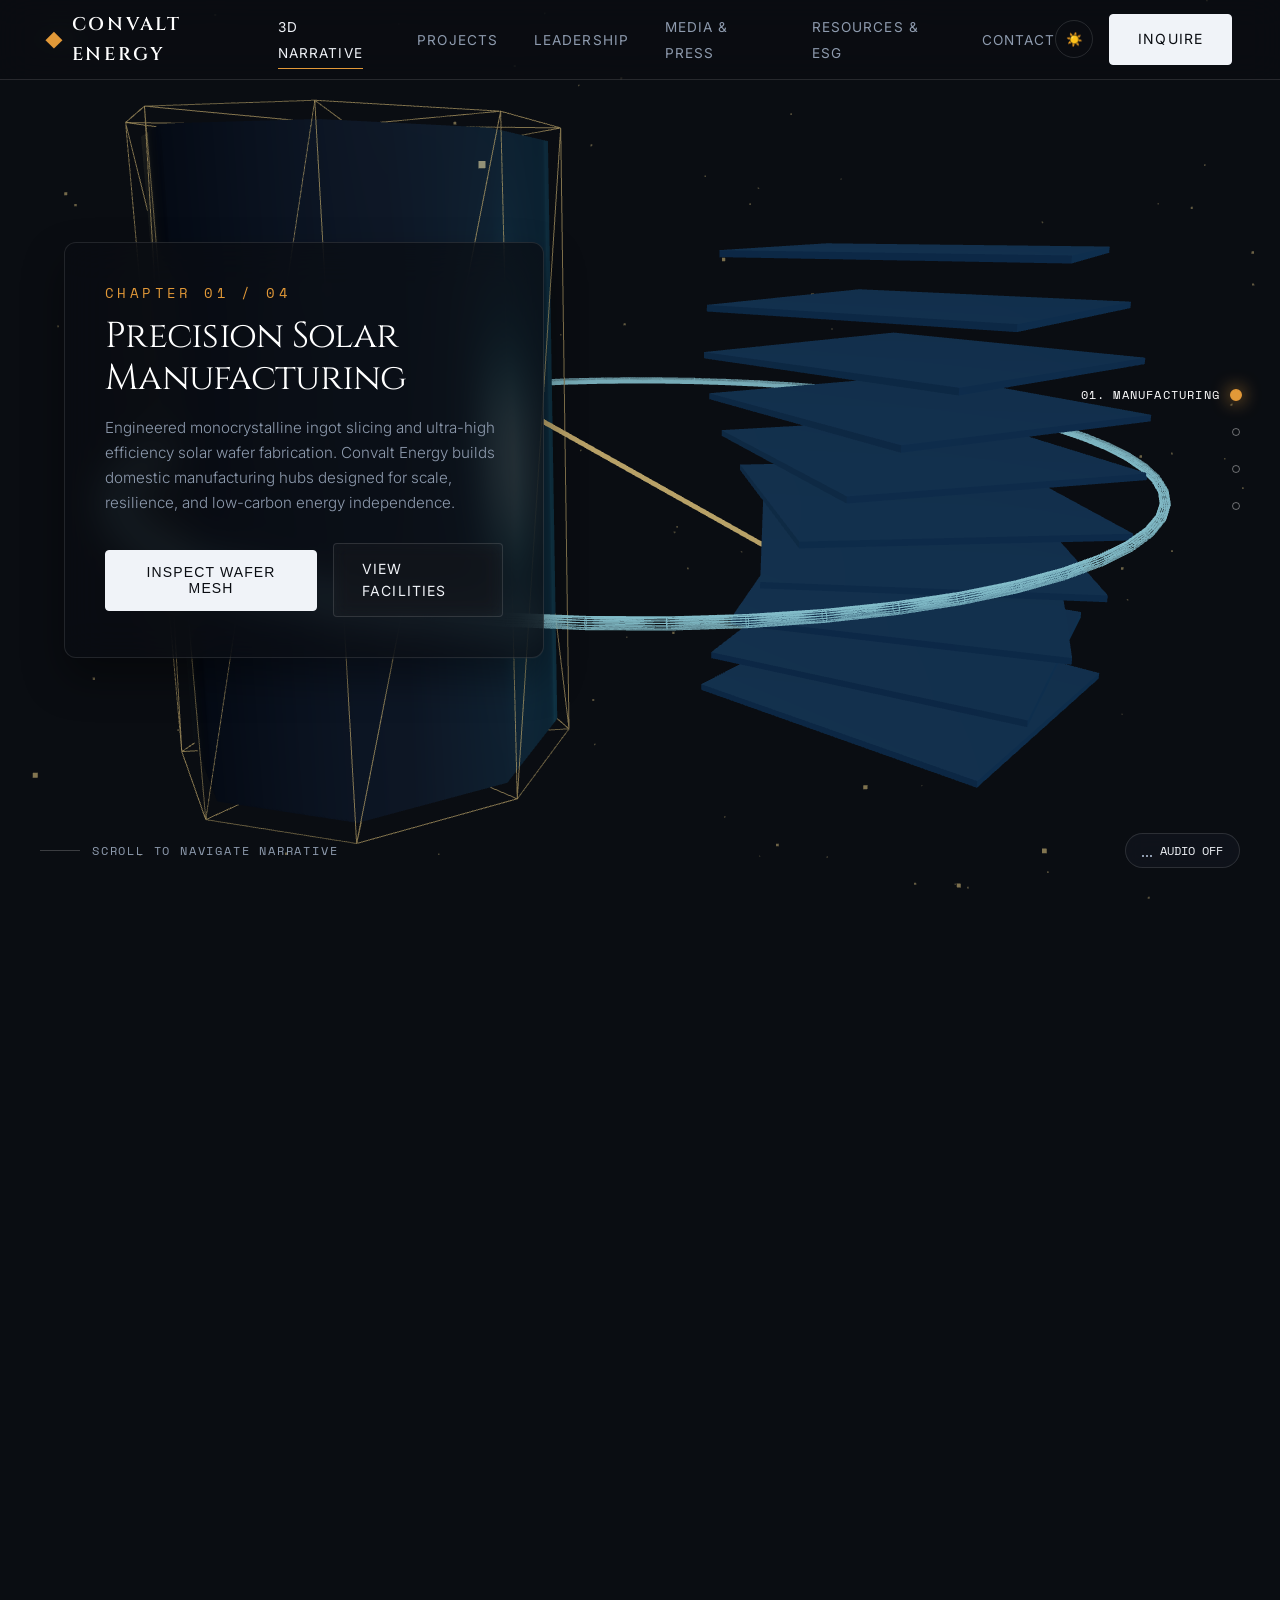
<file: index.html>
<!DOCTYPE html>
<html lang="en">
<head>
  <meta charset="UTF-8">
  <meta name="viewport" content="width=device-width, initial-scale=1.0">
  <title>Convalt Energy &mdash; 3D Interactive Story & Sustainable Infrastructure</title>
  <meta name="description" content="Convalt Energy's minimalist 3D WebGL interactive narrative showcasing solar manufacturing, power generation, green data centers, and circular recycling.">

  <!-- Google Fonts -->
  <link rel="preconnect" href="https://fonts.googleapis.com">
  <link rel="preconnect" href="https://fonts.gstatic.com" crossorigin>
  <link href="https://fonts.googleapis.com/css2?family=Cinzel:wght@400;600&family=Inter:wght@300;400;500;600&family=Space+Mono&display=swap" rel="stylesheet">

  <!-- Stylesheets -->
  <link rel="stylesheet" href="./css/main.css?v=2">
  <link rel="stylesheet" href="./css/webgl.css?v=2">
  <link rel="stylesheet" href="./css/components.css?v=2">
</head>
<body>

  <!-- Top Glassmorphic Navigation Header -->
  <header class="site-header">
    <a href="./index.html" class="brand-logo">
      <span class="brand-symbol"></span>
      CONVALT ENERGY
    </a>

    <ul class="nav-menu">
      <li><a href="./index.html" class="nav-link active">3D Narrative</a></li>
      <li><a href="./projects.html" class="nav-link">Projects</a></li>
      <li><a href="./team.html" class="nav-link">Leadership</a></li>
      <li><a href="./media.html" class="nav-link">Media & Press</a></li>
      <li><a href="./resources.html" class="nav-link">Resources & ESG</a></li>
      <li><a href="./contact.html" class="nav-link">Contact</a></li>
    </ul>

    <div class="header-right-actions">
      <button id="theme-toggle" class="theme-toggle-btn" title="Toggle Theme" aria-label="Toggle Dark/Light Mode">☀️</button>
      <a href="./contact.html" class="btn btn-primary">Inquire</a>
      <button id="mobile-toggle" class="mobile-menu-toggle" aria-label="Toggle Navigation Menu">☰</button>
    </div>
  </header>

  <!-- Mobile Drawer Menu -->
  <div id="mobile-drawer" class="mobile-drawer">
    <a href="./index.html" class="mobile-nav-link">3D Narrative</a>
    <a href="./projects.html" class="mobile-nav-link">Projects</a>
    <a href="./team.html" class="mobile-nav-link">Leadership</a>
    <a href="./media.html" class="mobile-nav-link">Media & Press</a>
    <a href="./resources.html" class="mobile-nav-link">Resources & ESG</a>
    <a href="./contact.html" class="mobile-nav-link">Contact</a>
  </div>

  <!-- Fullscreen WebGL Canvas Viewport -->
  <div class="webgl-container">
    <canvas id="webgl-canvas"></canvas>
    <canvas id="fallback-canvas"></canvas>
  </div>

  <!-- Right Side HUD Chapter Dot Tracker -->
  <nav class="chapter-hud-tracker" aria-label="Story Chapters Navigation">
    <button class="hud-dot-item active" data-chapter="0">
      <span class="hud-dot-label">01. MANUFACTURING</span>
      <span class="hud-dot"></span>
    </button>
    <button class="hud-dot-item" data-chapter="1">
      <span class="hud-dot-label">02. POWER GENERATION</span>
      <span class="hud-dot"></span>
    </button>
    <button class="hud-dot-item" data-chapter="2">
      <span class="hud-dot-label">03. GREEN DATA HUBS</span>
      <span class="hud-dot"></span>
    </button>
    <button class="hud-dot-item" data-chapter="3">
      <span class="hud-dot-label">04. CIRCULAR RECYCLING</span>
      <span class="hud-dot"></span>
    </button>
  </nav>

  <!-- Scroll-Driven Story Narrative Content Container -->
  <main class="story-scroll-container">

    <!-- Chapter 01: Solar Manufacturing -->
    <section class="story-chapter-section" id="chapter-01">
      <div class="chapter-content-card active">
        <span class="chapter-number">CHAPTER 01 / 04</span>
        <h1 class="chapter-title">Precision Solar Manufacturing</h1>
        <p class="chapter-description">
          Engineered monocrystalline ingot slicing and ultra-high efficiency solar wafer fabrication. Convalt Energy builds domestic manufacturing hubs designed for scale, resilience, and low-carbon energy independence.
        </p>
        <div class="chapter-actions">
          <button class="btn btn-primary inspect-btn" data-title="Solar Wafer Technology Spec" data-details="Convalt Energy's manufacturing process utilizes N-type TOPCon monocrystalline silicon wafers with 24.8%+ conversion efficiency. Clean room automation reduces material loss by 35%.">Inspect Wafer Mesh</button>
          <a href="./projects.html" class="btn">View Facilities</a>
        </div>
      </div>
    </section>

    <!-- Chapter 02: Power Generation -->
    <section class="story-chapter-section" id="chapter-02">
      <div class="chapter-content-card">
        <span class="chapter-number">CHAPTER 02 / 04</span>
        <h2 class="chapter-title">Utility-Scale Power Generation</h2>
        <p class="chapter-description">
          Deploying multi-gigawatt solar tracker arrays synchronized with intelligent battery energy storage systems (BESS). Harnessing solar energy with zero-carbon footprint across North America.
        </p>
        <div class="chapter-actions">
          <button class="btn btn-primary inspect-btn" data-title="Utility Grid Architecture" data-details="Equipped with single-axis AI sun-tracking mounts and 4-hour lithium-iron-phosphate (LFP) storage to deliver continuous baseload renewable electricity to high-demand utility grids.">Grid Spec Sheet</button>
          <a href="./projects.html" class="btn">Explore Plants</a>
        </div>
      </div>
    </section>

    <!-- Chapter 03: Green Data Centers -->
    <section class="story-chapter-section" id="chapter-03">
      <div class="chapter-content-card">
        <span class="chapter-number">CHAPTER 03 / 04</span>
        <h2 class="chapter-title">Sustainable AI Data Centers</h2>
        <p class="chapter-description">
          Co-locating high-density compute infrastructure directly at clean energy generation sites. Achieving near-zero PUE with closed-loop direct liquid cooling and dedicated solar power microgrids.
        </p>
        <div class="chapter-actions">
          <button class="btn btn-primary inspect-btn" data-title="Data Center PUE Metrics" data-details="Achieving PUE < 1.08 through direct-to-chip liquid cooling and co-located solar microgrids, powering compute loads for AI training with zero emissions.">View PUE Metrics</button>
          <a href="./resources.html" class="btn">Download Whitepaper</a>
        </div>
      </div>
    </section>

    <!-- Chapter 04: Circular Economy & Recycling -->
    <section class="story-chapter-section" id="chapter-04">
      <div class="chapter-content-card">
        <span class="chapter-number">CHAPTER 04 / 04</span>
        <h2 class="chapter-title">Circular Economy & Solar Recycling</h2>
        <p class="chapter-description">
          Closing the energy loop. Our proprietary reclamation facility recovers up to 98% of high-purity silicon, silver, aluminum, and solar glass from retired modules to feed next-generation production.
        </p>
        <div class="chapter-actions">
          <button class="btn btn-primary inspect-btn" data-title="Closed-Loop Recovery Standard" data-details="Advanced thermal-chemical recovery yields 99.2% silver purity and 98% silicon reclamation, eliminating PV module landfill waste completely.">Recycling Spec</button>
          <a href="./contact.html" class="btn btn-primary">Partner With Us</a>
        </div>
      </div>
    </section>

  </main>

  <!-- Bottom Control Overlay (Scroll Indicator + Audio Synthesizer Toggle) -->
  <div class="story-bottom-hud">
    <div class="scroll-hint-indicator">
      <div class="scroll-line"></div>
      <span>SCROLL TO NAVIGATE NARRATIVE</span>
    </div>

    <button id="audio-toggle" class="audio-drone-toggle muted" aria-label="Toggle Ambient Audio">
      <div class="audio-icon-bars">
        <div class="audio-bar"></div>
        <div class="audio-bar"></div>
        <div class="audio-bar"></div>
      </div>
      <span class="audio-label">AUDIO OFF</span>
    </button>
  </div>

  <!-- Global Modal Backdrop -->
  <div id="global-modal-backdrop" class="modal-backdrop">
    <div class="modal-content-box">
      <button class="modal-close-btn" aria-label="Close Modal">✕</button>
      <span class="eyebrow">CONVALT TECHNICAL SPECIFICATION</span>
      <h3 class="modal-title card-title">Technical Details</h3>
      <p class="modal-body-text card-excerpt" style="margin-top: 1rem; margin-bottom: 2rem;"></p>
      <div class="modal-footer">
        <button class="btn btn-primary modal-close-btn-action" onclick="document.getElementById('global-modal-backdrop').classList.remove('active')">Close Window</button>
      </div>
    </div>
  </div>

  <!-- Vendor Scripts -->
  <script src="./js/vendor/three.min.js?v=2"></script>
  <script src="./js/vendor/gsap.min.js?v=2"></script>

  <!-- Application Modules -->
  <script type="module" src="./js/main.js?v=2"></script>
</body>
</html>
</file>
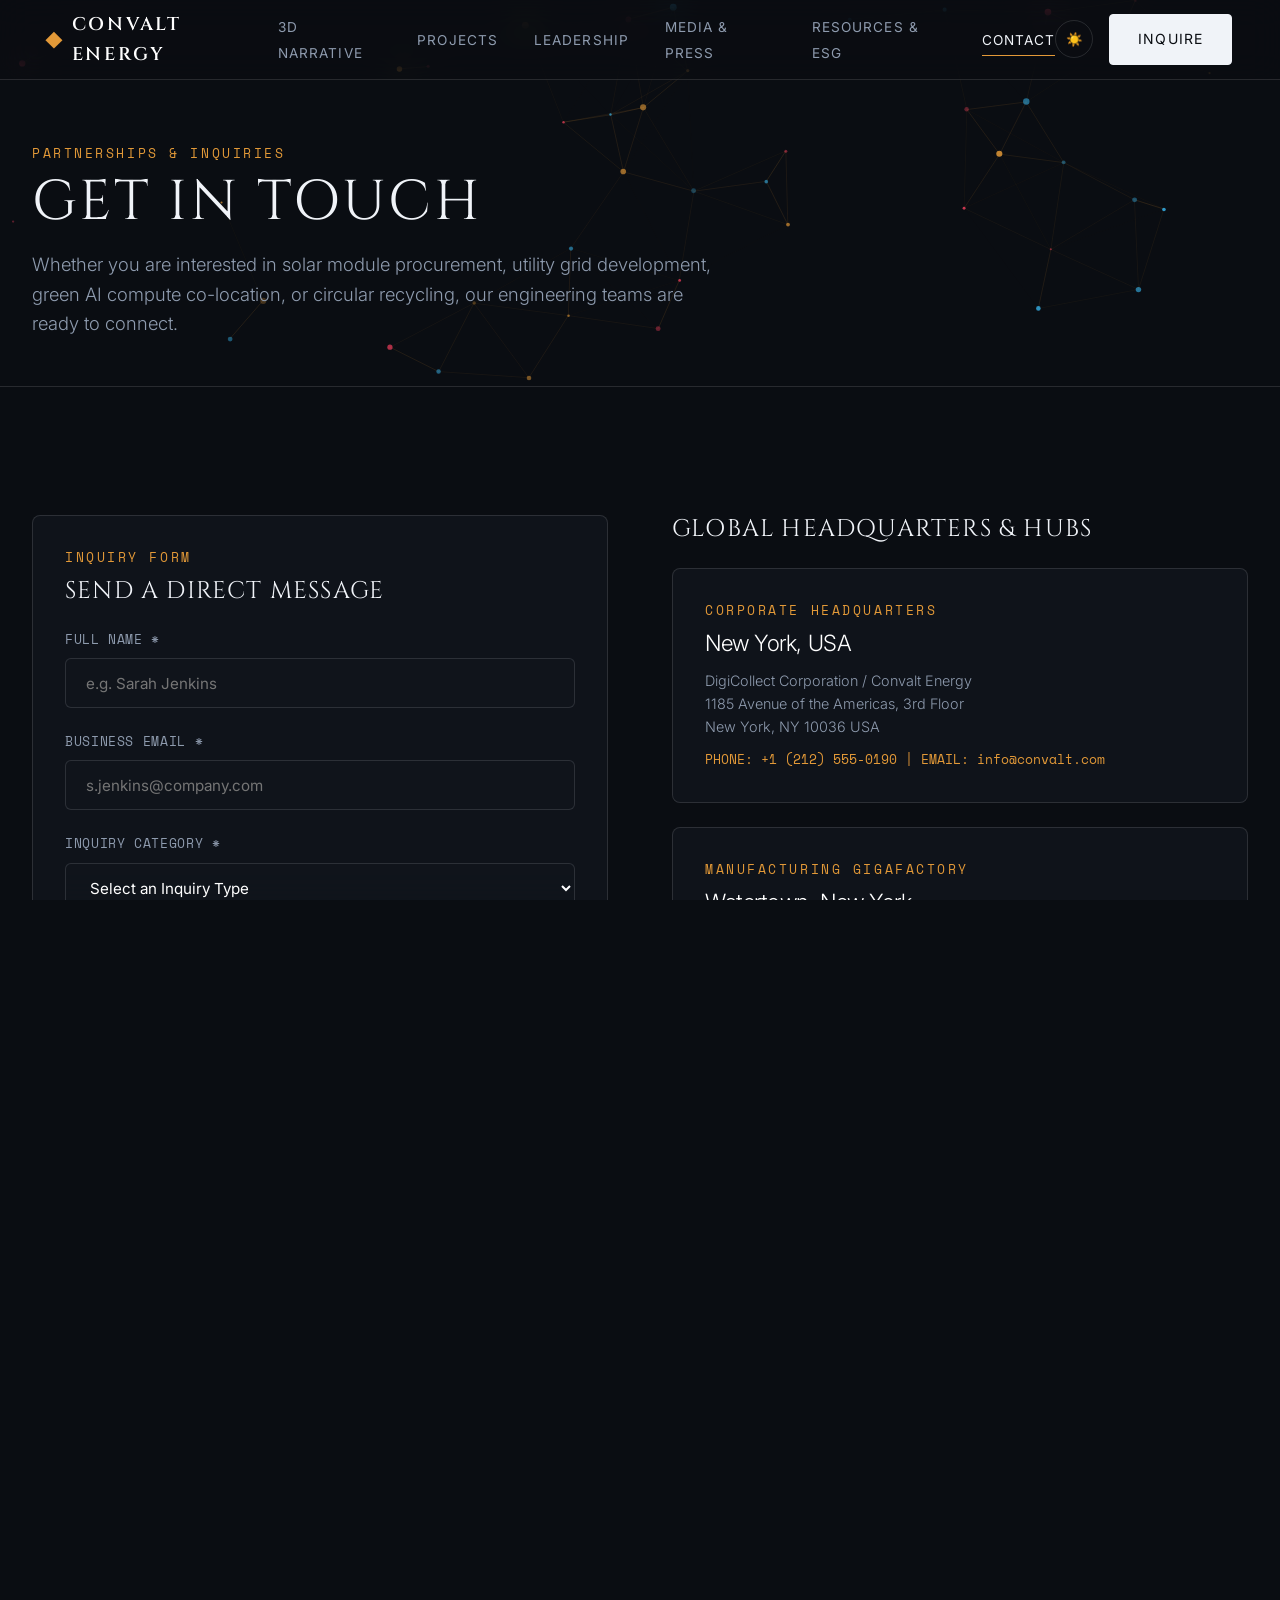
<file: contact.html>
<!DOCTYPE html>
<html lang="en">
<head>
  <meta charset="UTF-8">
  <meta name="viewport" content="width=device-width, initial-scale=1.0">
  <title>Contact & Global Offices &mdash; Convalt Energy</title>
  <meta name="description" content="Contact Convalt Energy for utility solar partnerships, manufacturing procurement, green data hub co-location, or general inquiries.">

  <link rel="preconnect" href="https://fonts.googleapis.com">
  <link rel="preconnect" href="https://fonts.gstatic.com" crossorigin>
  <link href="https://fonts.googleapis.com/css2?family=Cinzel:wght@400;600&family=Inter:wght@300;400;500;600&family=Space+Mono&display=swap" rel="stylesheet">

  <link rel="stylesheet" href="css/main.css">
  <link rel="stylesheet" href="css/components.css">
</head>
<body>

  <!-- Site Header -->
  <header class="site-header">
    <a href="index.html" class="brand-logo">
      <span class="brand-symbol"></span>
      CONVALT ENERGY
    </a>

    <ul class="nav-menu">
      <li><a href="index.html" class="nav-link">3D Narrative</a></li>
      <li><a href="projects.html" class="nav-link">Projects</a></li>
      <li><a href="team.html" class="nav-link">Leadership</a></li>
      <li><a href="media.html" class="nav-link">Media & Press</a></li>
      <li><a href="resources.html" class="nav-link">Resources & ESG</a></li>
      <li><a href="contact.html" class="nav-link active">Contact</a></li>
    </ul>

    <div class="header-right-actions">
      <button id="theme-toggle" class="theme-toggle-btn" title="Toggle Theme">☀️</button>
      <a href="contact.html" class="btn btn-primary">Inquire</a>
      <button id="mobile-toggle" class="mobile-menu-toggle">☰</button>
    </div>
  </header>

  <div id="mobile-drawer" class="mobile-drawer">
    <a href="index.html" class="mobile-nav-link">3D Narrative</a>
    <a href="projects.html" class="mobile-nav-link">Projects</a>
    <a href="team.html" class="mobile-nav-link">Leadership</a>
    <a href="media.html" class="mobile-nav-link">Media & Press</a>
    <a href="resources.html" class="mobile-nav-link">Resources & ESG</a>
    <a href="contact.html" class="mobile-nav-link">Contact</a>
  </div>

  <!-- Page Hero -->
  <section class="page-hero" id="hero-contact">
    <div class="container" style="position: relative; z-index: 2;">
      <span class="eyebrow">PARTNERSHIPS & INQUIRIES</span>
      <h1 class="page-hero-title heading-serif">Get in Touch</h1>
      <p class="page-hero-subtitle">
        Whether you are interested in solar module procurement, utility grid development, green AI compute co-location, or circular recycling, our engineering teams are ready to connect.
      </p>
    </div>
  </section>

  <!-- Contact Form & Global Offices -->
  <section class="section">
    <div class="container">
      <div class="grid-2">

        <!-- Form -->
        <div class="glass-card contact-box">
          <span class="eyebrow">INQUIRY FORM</span>
          <h2 class="heading-serif" style="margin-bottom: 1.5rem;">Send a Direct Message</h2>
          <form id="contact-form" onsubmit="handleFormSubmit(event)">
            <div class="form-group">
              <label class="form-label" for="full-name">FULL NAME *</label>
              <input type="text" id="full-name" class="form-input" placeholder="e.g. Sarah Jenkins" required>
            </div>

            <div class="form-group">
              <label class="form-label" for="email">BUSINESS EMAIL *</label>
              <input type="email" id="email" class="form-input" placeholder="s.jenkins@company.com" required>
            </div>

            <div class="form-group">
              <label class="form-label" for="inquiry-type">INQUIRY CATEGORY *</label>
              <select id="inquiry-type" class="form-select" required>
                <option value="">Select an Inquiry Type</option>
                <option value="manufacturing">Solar Panel & Wafer Procurement</option>
                <option value="solar-farm">Utility Solar & Storage Development</option>
                <option value="datacenter">Green AI Data Hub Co-Location</option>
                <option value="recycling">Solar Module Recycling & Reclamation</option>
                <option value="media">Media & Investor Relations</option>
              </select>
            </div>

            <div class="form-group">
              <label class="form-label" for="message">PROJECT DETAILS / MESSAGE *</label>
              <textarea id="message" class="form-textarea" rows="5" placeholder="Share your project capacity, timeframe, or specific inquiry requirements..." required></textarea>
            </div>

            <button type="submit" class="btn btn-primary" style="width: 100%; justify-content: center;">Submit Partnership Inquiry</button>
            <div id="form-feedback" style="margin-top: 1rem; font-family: var(--font-mono); font-size: 0.85rem; display: none;"></div>
          </form>
        </div>

        <!-- Global Offices -->
        <div style="display: flex; flex-direction: column; gap: 1.5rem;">
          <h2 class="heading-serif">Global Headquarters & Hubs</h2>

          <div class="glass-card contact-box">
            <span class="eyebrow">CORPORATE HEADQUARTERS</span>
            <h3 class="card-title">New York, USA</h3>
            <p style="font-size: 0.9rem; margin-bottom: 0.75rem;">
              DigiCollect Corporation / Convalt Energy<br>
              1185 Avenue of the Americas, 3rd Floor<br>
              New York, NY 10036 USA
            </p>
            <p style="font-family: var(--font-mono); font-size: 0.8rem; color: var(--accent-amber);">PHONE: +1 (212) 555-0190 | EMAIL: info@convalt.com</p>
          </div>

          <div class="glass-card contact-box">
            <span class="eyebrow">MANUFACTURING GIGAFACTORY</span>
            <h3 class="card-title">Watertown, New York</h3>
            <p style="font-size: 0.9rem; margin-bottom: 0.75rem;">
              Convalt Solar Manufacturing Hub<br>
              2200 Corporate Drive<br>
              Watertown, NY 13601 USA
            </p>
            <p style="font-family: var(--font-mono); font-size: 0.8rem; color: var(--accent-teal);">PLANT CAPACITY: 3.5 GW Monocrystalline Wafer & Module</p>
          </div>

          <div class="glass-card contact-box">
            <span class="eyebrow">EUROPEAN OPERATIONS</span>
            <h3 class="card-title">Frankfurt, Germany</h3>
            <p style="font-size: 0.9rem; margin-bottom: 0.75rem;">
              Convalt Energy Europe GmbH<br>
              Taunusanlage 8<br>
              60329 Frankfurt am Main, Germany
            </p>
            <p style="font-family: var(--font-mono); font-size: 0.8rem; color: var(--accent-cyan);">FOCUS: European Grid Integration & Battery Storage</p>
          </div>
        </div>

      </div>
    </div>
  </section>

  <!-- Footer -->
  <footer class="site-footer">
    <div class="container">
      <div class="footer-top">
        <div>
          <a href="index.html" class="brand-logo" style="margin-bottom: 1rem;">
            <span class="brand-symbol"></span>
            CONVALT ENERGY
          </a>
          <p>Accelerating the global transition to clean energy through integrated 3D manufacturing, utility power generation, green AI data hubs, and solar recycling.</p>
        </div>
        <div>
          <h4 class="footer-col-title">Navigation</h4>
          <ul class="footer-links">
            <li><a href="index.html">3D Narrative</a></li>
            <li><a href="projects.html">Projects</a></li>
            <li><a href="team.html">Leadership</a></li>
            <li><a href="media.html">Media & Press</a></li>
          </ul>
        </div>
        <div>
          <h4 class="footer-col-title">Resources</h4>
          <ul class="footer-links">
            <li><a href="resources.html">ESG Reports</a></li>
            <li><a href="resources.html">Carbon Calculator</a></li>
            <li><a href="contact.html">Contact Us</a></li>
          </ul>
        </div>
        <div>
          <h4 class="footer-col-title">Headquarters</h4>
          <p style="font-size: 0.85rem;">DigiCollect / Convalt Energy<br>1185 Avenue of the Americas, 3rd Fl<br>New York, NY 10036 USA</p>
        </div>
      </div>
      <div class="footer-bottom">
        <span>&copy; 2026 Convalt Energy & DigiCollect Corporation. All Rights Reserved.</span>
        <span>Minimalist 3D Interactive WebGL Experience</span>
      </div>
    </div>
  </footer>

  <script src="js/vendor/gsap.min.js"></script>
  <script src="js/ui/Navigation.js" type="module"></script>
  <script type="module">
    import { SubpageHeroCanvas } from './js/3d/SubpageHeroCanvas.js';

    document.addEventListener('DOMContentLoaded', () => {
      new SubpageHeroCanvas('hero-contact', 'contact');

      if (window.gsap) {
        gsap.from('.contact-box', {
          opacity: 0,
          y: 40,
          duration: 0.8,
          stagger: 0.15,
          ease: "power2.out"
        });
      }
    });

    window.handleFormSubmit = function(e) {
      e.preventDefault();
      const feedback = document.getElementById('form-feedback');
      feedback.style.display = 'block';
      feedback.style.color = '#2DB7A1';
      feedback.textContent = '✓ Thank you! Your inquiry has been transmitted to Convalt Energy engineering team. We will respond within 24 hours.';
      document.getElementById('contact-form').reset();
    };
  </script>
</body>
</html>
</file>
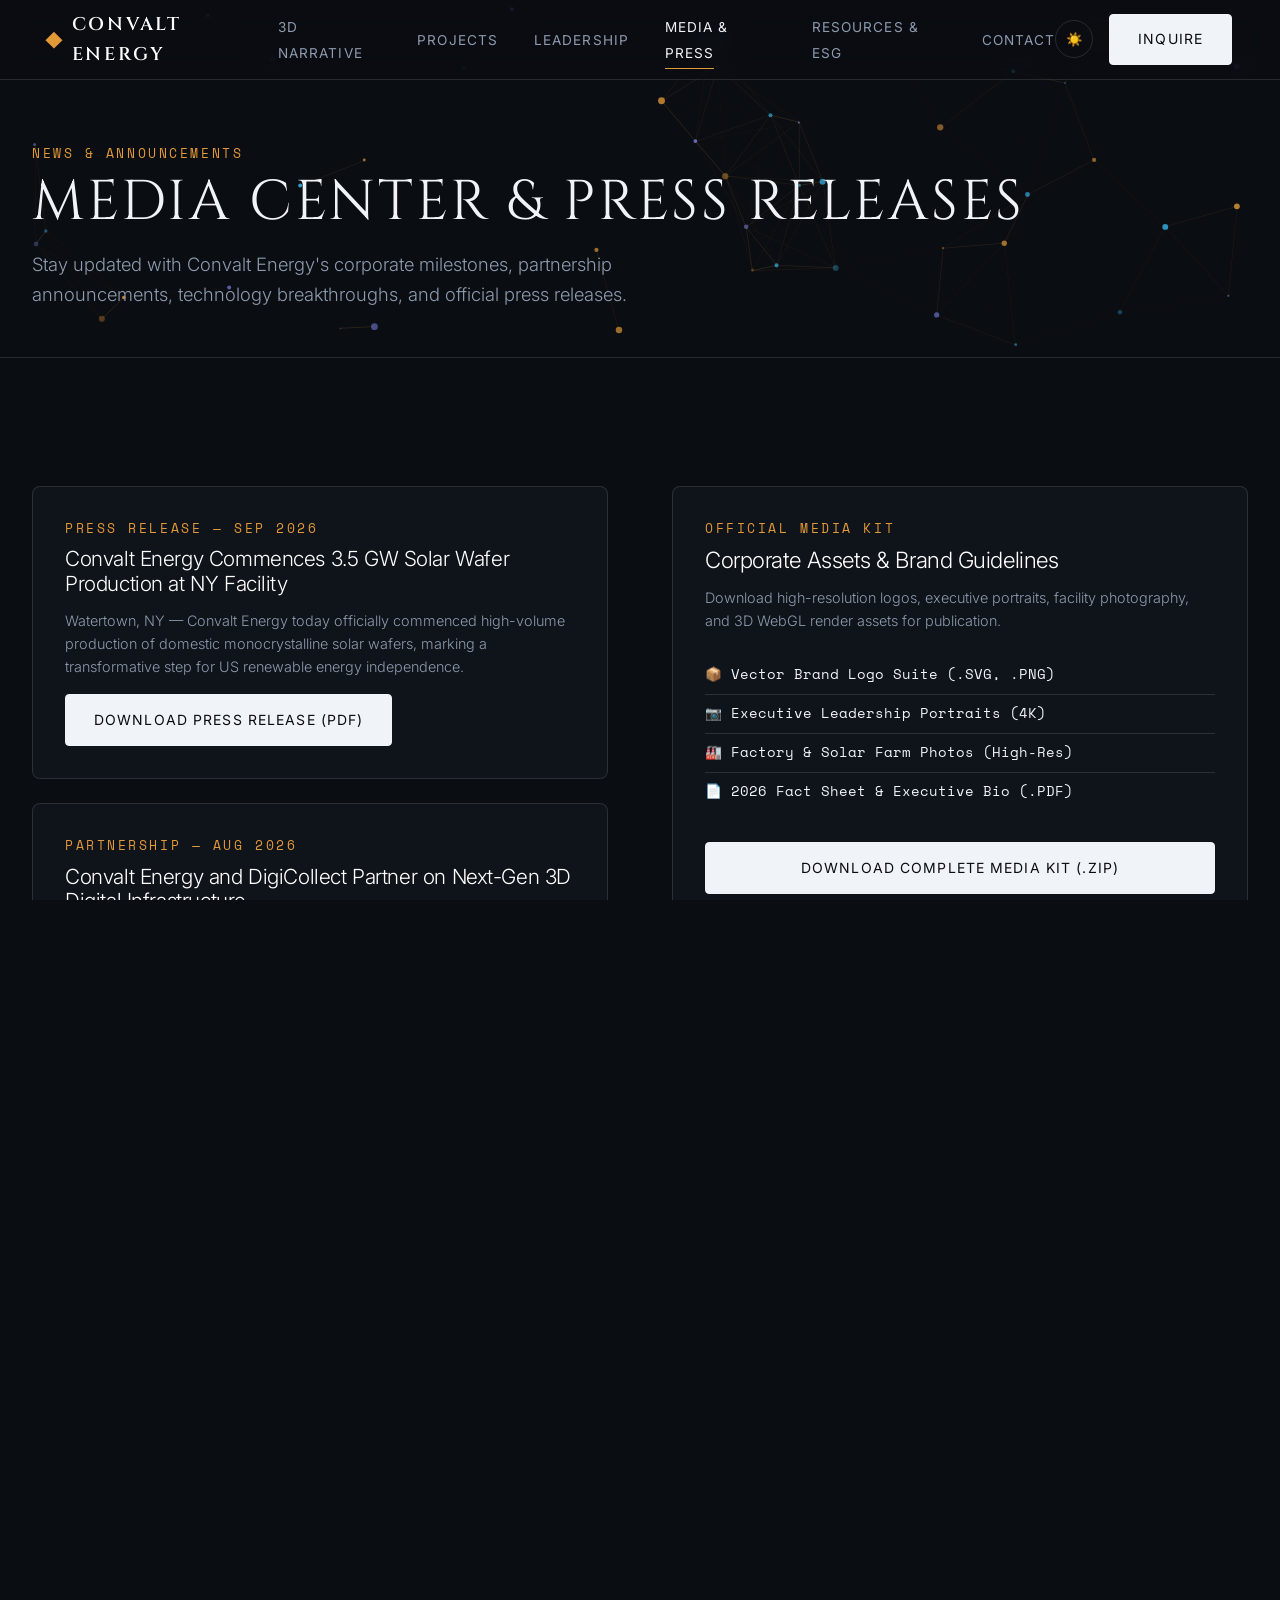
<file: media.html>
<!DOCTYPE html>
<html lang="en">
<head>
  <meta charset="UTF-8">
  <meta name="viewport" content="width=device-width, initial-scale=1.0">
  <title>Media & Press Releases &mdash; Convalt Energy</title>
  <meta name="description" content="Latest announcements, press releases, media kits, and corporate news from Convalt Energy.">

  <link rel="preconnect" href="https://fonts.googleapis.com">
  <link rel="preconnect" href="https://fonts.gstatic.com" crossorigin>
  <link href="https://fonts.googleapis.com/css2?family=Cinzel:wght@400;600&family=Inter:wght@300;400;500;600&family=Space+Mono&display=swap" rel="stylesheet">

  <link rel="stylesheet" href="css/main.css">
  <link rel="stylesheet" href="css/components.css">
</head>
<body>

  <!-- Site Header -->
  <header class="site-header">
    <a href="index.html" class="brand-logo">
      <span class="brand-symbol"></span>
      CONVALT ENERGY
    </a>

    <ul class="nav-menu">
      <li><a href="index.html" class="nav-link">3D Narrative</a></li>
      <li><a href="projects.html" class="nav-link">Projects</a></li>
      <li><a href="team.html" class="nav-link">Leadership</a></li>
      <li><a href="media.html" class="nav-link active">Media & Press</a></li>
      <li><a href="resources.html" class="nav-link">Resources & ESG</a></li>
      <li><a href="contact.html" class="nav-link">Contact</a></li>
    </ul>

    <div class="header-right-actions">
      <button id="theme-toggle" class="theme-toggle-btn" title="Toggle Theme">☀️</button>
      <a href="contact.html" class="btn btn-primary">Inquire</a>
      <button id="mobile-toggle" class="mobile-menu-toggle">☰</button>
    </div>
  </header>

  <div id="mobile-drawer" class="mobile-drawer">
    <a href="index.html" class="mobile-nav-link">3D Narrative</a>
    <a href="projects.html" class="mobile-nav-link">Projects</a>
    <a href="team.html" class="mobile-nav-link">Leadership</a>
    <a href="media.html" class="mobile-nav-link">Media & Press</a>
    <a href="resources.html" class="mobile-nav-link">Resources & ESG</a>
    <a href="contact.html" class="mobile-nav-link">Contact</a>
  </div>

  <!-- Page Hero -->
  <section class="page-hero" id="hero-media">
    <div class="container" style="position: relative; z-index: 2;">
      <span class="eyebrow">NEWS & ANNOUNCEMENTS</span>
      <h1 class="page-hero-title heading-serif">Media Center & Press Releases</h1>
      <p class="page-hero-subtitle">
        Stay updated with Convalt Energy's corporate milestones, partnership announcements, technology breakthroughs, and official press releases.
      </p>
    </div>
  </section>

  <!-- News Section -->
  <section class="section">
    <div class="container">
      <div class="grid-2">

        <div style="display: flex; flex-direction: column; gap: 1.5rem;">
          <article class="glass-card media-item">
            <span class="eyebrow">PRESS RELEASE &mdash; SEP 2026</span>
            <h3 class="card-title" style="font-size: 1.3rem;">Convalt Energy Commences 3.5 GW Solar Wafer Production at NY Facility</h3>
            <p style="font-size: 0.9rem; margin-bottom: 1rem;">
              Watertown, NY — Convalt Energy today officially commenced high-volume production of domestic monocrystalline solar wafers, marking a transformative step for US renewable energy independence.
            </p>
            <a href="#" class="btn btn-primary" onclick="alert('Downloading Press Release PDF...'); return false;">Download Press Release (PDF)</a>
          </article>

          <article class="glass-card media-item">
            <span class="eyebrow">PARTNERSHIP &mdash; AUG 2026</span>
            <h3 class="card-title" style="font-size: 1.3rem;">Convalt Energy and DigiCollect Partner on Next-Gen 3D Digital Infrastructure</h3>
            <p style="font-size: 0.9rem; margin-bottom: 1rem;">
              New York — DigiCollect Corporation and Convalt Energy announce strategic partnership for interactive 3D digital twin visualization of renewable utility assets.
            </p>
            <a href="#" class="btn btn-primary" onclick="alert('Downloading Release PDF...'); return false;">Read Announcement</a>
          </article>

          <article class="glass-card media-item">
            <span class="eyebrow">ESG HIGHLIGHT &mdash; JUL 2026</span>
            <h3 class="card-title" style="font-size: 1.3rem;">Convalt Receives AAA ESG Rating for Closed-Loop Circular PV Recycling</h3>
            <p style="font-size: 0.9rem; margin-bottom: 1rem;">
              Independent ESG audit confirms 98% material recovery efficiency and zero-landfill module reclamation standard across all operating hubs.
            </p>
            <a href="#" class="btn btn-primary" onclick="alert('Downloading Audit Report...'); return false;">View Audit Report</a>
          </article>
        </div>

        <div>
          <div class="glass-card media-item" style="position: sticky; top: 100px;">
            <span class="eyebrow">OFFICIAL MEDIA KIT</span>
            <h3 class="card-title">Corporate Assets & Brand Guidelines</h3>
            <p style="font-size: 0.9rem; margin-bottom: 1.5rem;">
              Download high-resolution logos, executive portraits, facility photography, and 3D WebGL render assets for publication.
            </p>
            <ul style="list-style: none; font-family: var(--font-mono); font-size: 0.85rem; margin-bottom: 2rem;">
              <li style="padding: 0.5rem 0; border-bottom: 1px solid var(--accent-border);">📦 Vector Brand Logo Suite (.SVG, .PNG)</li>
              <li style="padding: 0.5rem 0; border-bottom: 1px solid var(--accent-border);">📷 Executive Leadership Portraits (4K)</li>
              <li style="padding: 0.5rem 0; border-bottom: 1px solid var(--accent-border);">🏭 Factory & Solar Farm Photos (High-Res)</li>
              <li style="padding: 0.5rem 0;">📄 2026 Fact Sheet & Executive Bio (.PDF)</li>
            </ul>
            <a href="#" class="btn btn-primary" style="width: 100%; justify-content: center;" onclick="alert('Downloading Media Kit ZIP (45 MB)...'); return false;">Download Complete Media Kit (.ZIP)</a>
          </div>
        </div>

      </div>
    </div>
  </section>

  <!-- Footer -->
  <footer class="site-footer">
    <div class="container">
      <div class="footer-top">
        <div>
          <a href="index.html" class="brand-logo" style="margin-bottom: 1rem;">
            <span class="brand-symbol"></span>
            CONVALT ENERGY
          </a>
          <p>Accelerating the global transition to clean energy through integrated 3D manufacturing, utility power generation, green AI data hubs, and solar recycling.</p>
        </div>
        <div>
          <h4 class="footer-col-title">Navigation</h4>
          <ul class="footer-links">
            <li><a href="index.html">3D Narrative</a></li>
            <li><a href="projects.html">Projects</a></li>
            <li><a href="team.html">Leadership</a></li>
            <li><a href="media.html">Media & Press</a></li>
          </ul>
        </div>
        <div>
          <h4 class="footer-col-title">Resources</h4>
          <ul class="footer-links">
            <li><a href="resources.html">ESG Reports</a></li>
            <li><a href="resources.html">Carbon Calculator</a></li>
            <li><a href="contact.html">Contact Us</a></li>
          </ul>
        </div>
        <div>
          <h4 class="footer-col-title">Headquarters</h4>
          <p style="font-size: 0.85rem;">DigiCollect / Convalt Energy<br>1185 Avenue of the Americas, 3rd Fl<br>New York, NY 10036 USA</p>
        </div>
      </div>
      <div class="footer-bottom">
        <span>&copy; 2026 Convalt Energy & DigiCollect Corporation. All Rights Reserved.</span>
        <span>Minimalist 3D Interactive WebGL Experience</span>
      </div>
    </div>
  </footer>

  <script src="js/vendor/gsap.min.js"></script>
  <script src="js/ui/Navigation.js" type="module"></script>
  <script type="module">
    import { SubpageHeroCanvas } from './js/3d/SubpageHeroCanvas.js';

    document.addEventListener('DOMContentLoaded', () => {
      new SubpageHeroCanvas('hero-media', 'media');

      if (window.gsap) {
        gsap.from('.media-item', {
          opacity: 0,
          x: -30,
          duration: 0.8,
          stagger: 0.15,
          ease: "power2.out"
        });
      }
    });
  </script>
</body>
</html>
</file>
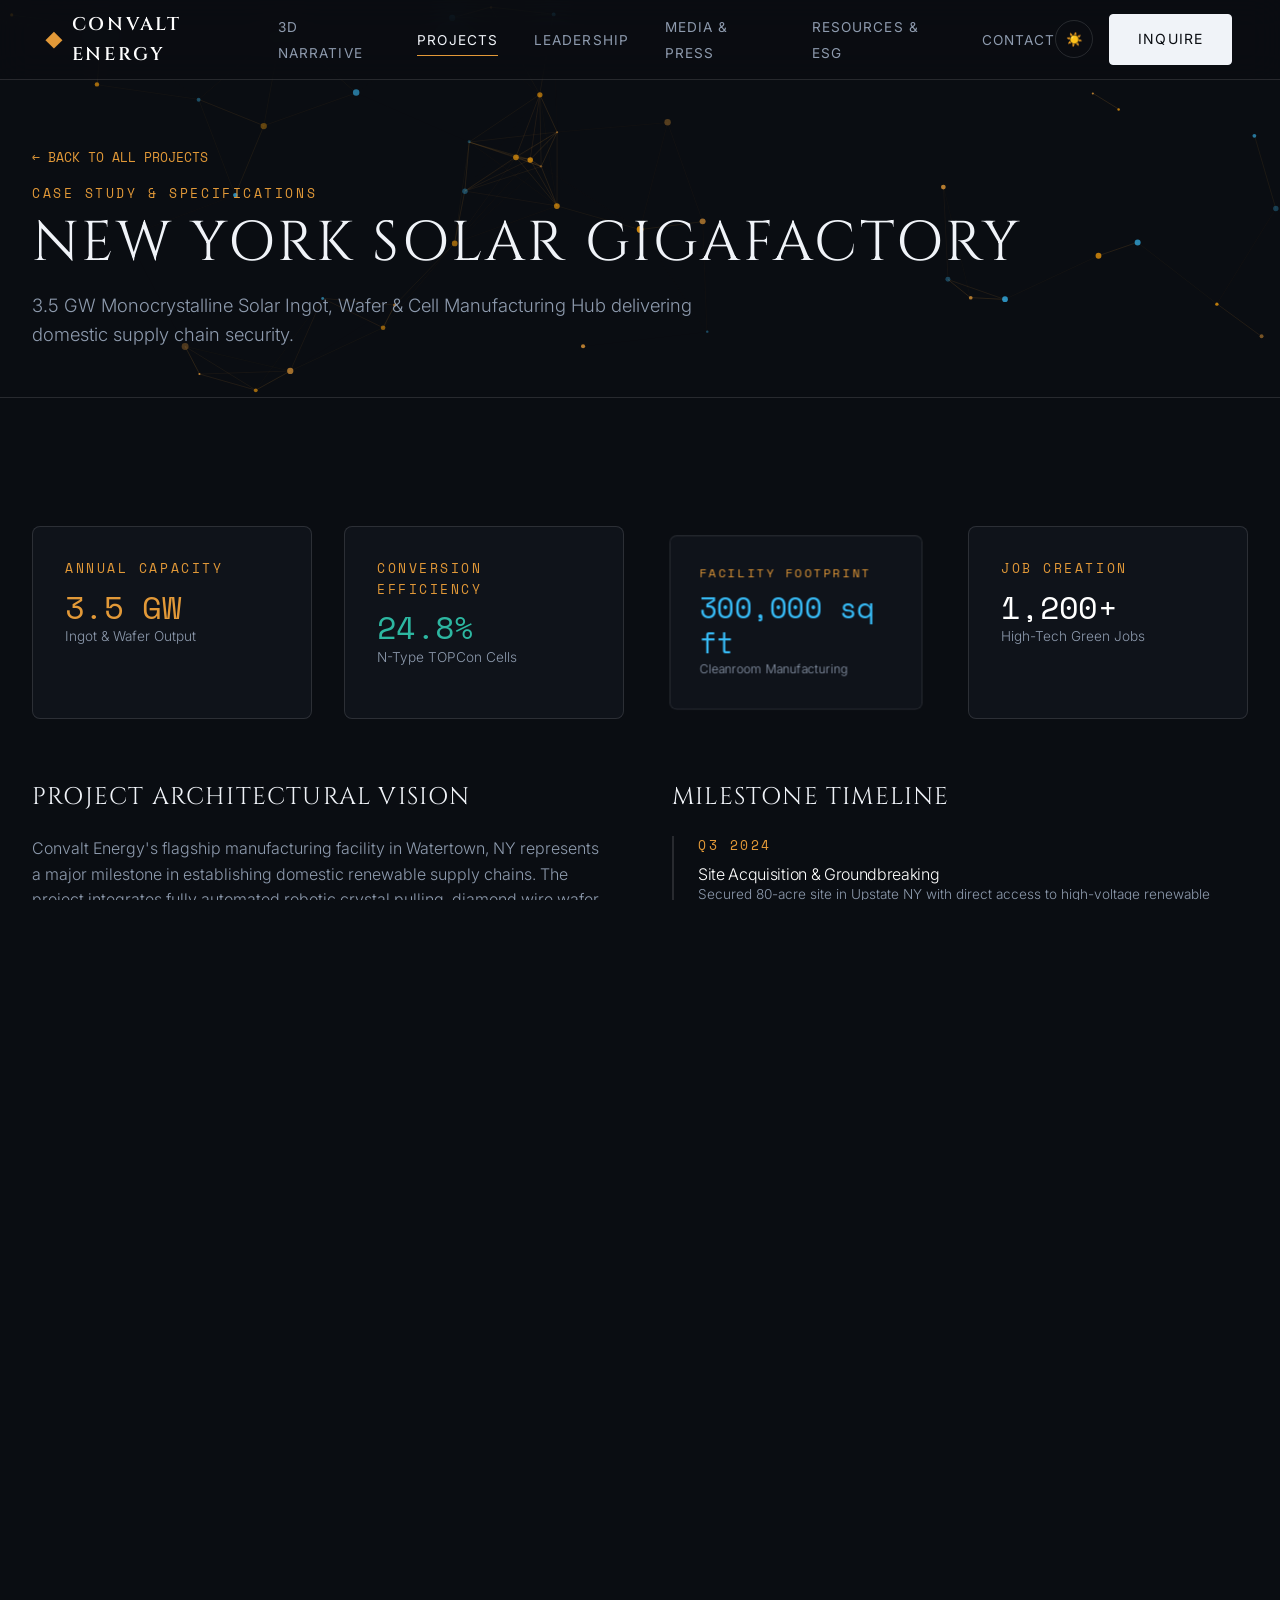
<file: project-detail.html>
<!DOCTYPE html>
<html lang="en">
<head>
  <meta charset="UTF-8">
  <meta name="viewport" content="width=device-width, initial-scale=1.0">
  <title>Project Case Study &mdash; Convalt Energy</title>
  <meta name="description" content="Detailed case study and technical specifications for Convalt Energy's flagship renewable projects.">

  <link rel="preconnect" href="https://fonts.googleapis.com">
  <link rel="preconnect" href="https://fonts.gstatic.com" crossorigin>
  <link href="https://fonts.googleapis.com/css2?family=Cinzel:wght@400;600&family=Inter:wght@300;400;500;600&family=Space+Mono&display=swap" rel="stylesheet">

  <link rel="stylesheet" href="css/main.css">
  <link rel="stylesheet" href="css/components.css">
</head>
<body>

  <!-- Site Header -->
  <header class="site-header">
    <a href="index.html" class="brand-logo">
      <span class="brand-symbol"></span>
      CONVALT ENERGY
    </a>

    <ul class="nav-menu">
      <li><a href="index.html" class="nav-link">3D Narrative</a></li>
      <li><a href="projects.html" class="nav-link active">Projects</a></li>
      <li><a href="team.html" class="nav-link">Leadership</a></li>
      <li><a href="media.html" class="nav-link">Media & Press</a></li>
      <li><a href="resources.html" class="nav-link">Resources & ESG</a></li>
      <li><a href="contact.html" class="nav-link">Contact</a></li>
    </ul>

    <div class="header-right-actions">
      <button id="theme-toggle" class="theme-toggle-btn" title="Toggle Theme">☀️</button>
      <a href="contact.html" class="btn btn-primary">Inquire</a>
      <button id="mobile-toggle" class="mobile-menu-toggle">☰</button>
    </div>
  </header>

  <!-- Case Study Hero Banner -->
  <section class="page-hero" id="hero-detail">
    <div class="container" style="position: relative; z-index: 2;">
      <a href="projects.html" style="font-family: var(--font-mono); font-size: 0.8rem; color: var(--accent-amber); margin-bottom: 1rem; display: inline-block;">&larr; BACK TO ALL PROJECTS</a>
      <span class="eyebrow">CASE STUDY & SPECIFICATIONS</span>
      <h1 class="page-hero-title heading-serif" id="project-hero-title">New York Solar Gigafactory</h1>
      <p class="page-hero-subtitle" id="project-hero-subtitle">
        3.5 GW Monocrystalline Solar Ingot, Wafer & Cell Manufacturing Hub delivering domestic supply chain security.
      </p>
    </div>
  </section>

  <!-- Project Overview & Metrics Grid -->
  <section class="section">
    <div class="container">
      <!-- Key Specs Bar -->
      <div class="grid-4" style="margin-bottom: 4rem;">
        <div class="glass-card spec-box">
          <span class="eyebrow">ANNUAL CAPACITY</span>
          <h3 style="font-family: var(--font-mono); font-size: 2rem; color: var(--accent-amber);" id="spec-capacity">3.5 GW</h3>
          <p style="font-size: 0.85rem;">Ingot & Wafer Output</p>
        </div>
        <div class="glass-card spec-box">
          <span class="eyebrow">CONVERSION EFFICIENCY</span>
          <h3 style="font-family: var(--font-mono); font-size: 2rem; color: var(--accent-teal);" id="spec-efficiency">24.8%</h3>
          <p style="font-size: 0.85rem;">N-Type TOPCon Cells</p>
        </div>
        <div class="glass-card spec-box">
          <span class="eyebrow">FACILITY FOOTPRINT</span>
          <h3 style="font-family: var(--font-mono); font-size: 2rem; color: var(--accent-cyan);" id="spec-footprint">300,000 sq ft</h3>
          <p style="font-size: 0.85rem;">Cleanroom Manufacturing</p>
        </div>
        <div class="glass-card spec-box">
          <span class="eyebrow">JOB CREATION</span>
          <h3 style="font-family: var(--font-mono); font-size: 2rem; color: #FFF;" id="spec-jobs">1,200+</h3>
          <p style="font-size: 0.85rem;">High-Tech Green Jobs</p>
        </div>
      </div>

      <div class="grid-2">
        <div>
          <h2 class="heading-serif" style="margin-bottom: 1.5rem;">Project Architectural Vision</h2>
          <p style="margin-bottom: 1.5rem;">
            Convalt Energy's flagship manufacturing facility in Watertown, NY represents a major milestone in establishing domestic renewable supply chains. The project integrates fully automated robotic crystal pulling, diamond wire wafer slicing, and automated optical inspection (AOI) to achieve world-class cell efficiency.
          </p>
          <p style="margin-bottom: 2rem;">
            By co-locating ingot pulling, wafer slicing, and cell assembly under one roof, Convalt reduces transport emissions by 85% compared to conventional multi-country supply chains.
          </p>
          <div class="glass-card" style="margin-top: 1rem;">
            <h4 style="color: var(--accent-amber); margin-bottom: 0.5rem;">ESG Impact Highlight</h4>
            <p style="font-size: 0.9rem;">100% of electricity powering the manufacturing facility is supplied by local hydroelectric and utility-scale solar generation, yielding net-zero embodied carbon for manufactured panels.</p>
          </div>
        </div>

        <div>
          <h2 class="heading-serif" style="margin-bottom: 1.5rem;">Milestone Timeline</h2>
          <div style="border-left: 2px solid var(--accent-border); padding-left: 1.5rem; display: flex; flex-direction: column; gap: 2rem;">
            <div>
              <span class="eyebrow">Q3 2024</span>
              <h4 style="color: #FFF;">Site Acquisition & Groundbreaking</h4>
              <p style="font-size: 0.85rem;">Secured 80-acre site in Upstate NY with direct access to high-voltage renewable grid interconnects.</p>
            </div>
            <div>
              <span class="eyebrow">Q2 2025</span>
              <h4 style="color: #FFF;">Cleanroom & Equipment Installation</h4>
              <p style="font-size: 0.85rem;">Installed automated crystal pullers and high-precision diamond wire wafer saws.</p>
            </div>
            <div>
              <span class="eyebrow">Q1 2026</span>
              <h4 style="color: var(--accent-amber);">Phase 1 Production Ramp (1.2 GW)</h4>
              <p style="font-size: 0.85rem;">First commercial shipment of high-efficiency N-type TOPCon solar wafers and modules.</p>
            </div>
            <div>
              <span class="eyebrow">Q4 2026</span>
              <h4 style="color: #FFF;">Full 3.5 GW Nameplate Capacity</h4>
              <p style="font-size: 0.85rem;">Achieving maximum production throughput and zero-waste recycling integration.</p>
            </div>
          </div>
        </div>
      </div>
    </div>
  </section>

  <!-- Footer -->
  <footer class="site-footer">
    <div class="container">
      <div class="footer-top">
        <div>
          <a href="index.html" class="brand-logo" style="margin-bottom: 1rem;">
            <span class="brand-symbol"></span>
            CONVALT ENERGY
          </a>
          <p>Accelerating the global transition to clean energy through integrated 3D manufacturing, utility power generation, green AI data hubs, and solar recycling.</p>
        </div>
        <div>
          <h4 class="footer-col-title">Navigation</h4>
          <ul class="footer-links">
            <li><a href="index.html">3D Narrative</a></li>
            <li><a href="projects.html">Projects</a></li>
            <li><a href="team.html">Leadership</a></li>
            <li><a href="media.html">Media & Press</a></li>
          </ul>
        </div>
        <div>
          <h4 class="footer-col-title">Resources</h4>
          <ul class="footer-links">
            <li><a href="resources.html">ESG Reports</a></li>
            <li><a href="resources.html">Carbon Calculator</a></li>
            <li><a href="contact.html">Contact Us</a></li>
          </ul>
        </div>
        <div>
          <h4 class="footer-col-title">Headquarters</h4>
          <p style="font-size: 0.85rem;">DigiCollect / Convalt Energy<br>1185 Avenue of the Americas, 3rd Fl<br>New York, NY 10036 USA</p>
        </div>
      </div>
      <div class="footer-bottom">
        <span>&copy; 2026 Convalt Energy & DigiCollect Corporation. All Rights Reserved.</span>
        <span>Minimalist 3D Interactive WebGL Experience</span>
      </div>
    </div>
  </footer>

  <script src="js/vendor/gsap.min.js"></script>
  <script src="js/ui/Navigation.js" type="module"></script>
  <script type="module">
    import { SubpageHeroCanvas } from './js/3d/SubpageHeroCanvas.js';

    document.addEventListener('DOMContentLoaded', () => {
      new SubpageHeroCanvas('hero-detail', 'projects');

      if (window.gsap) {
        gsap.from('.spec-box', {
          opacity: 0,
          scale: 0.9,
          duration: 0.8,
          stagger: 0.1,
          ease: "back.out(1.7)"
        });
      }
    });
  </script>
</body>
</html>
</file>
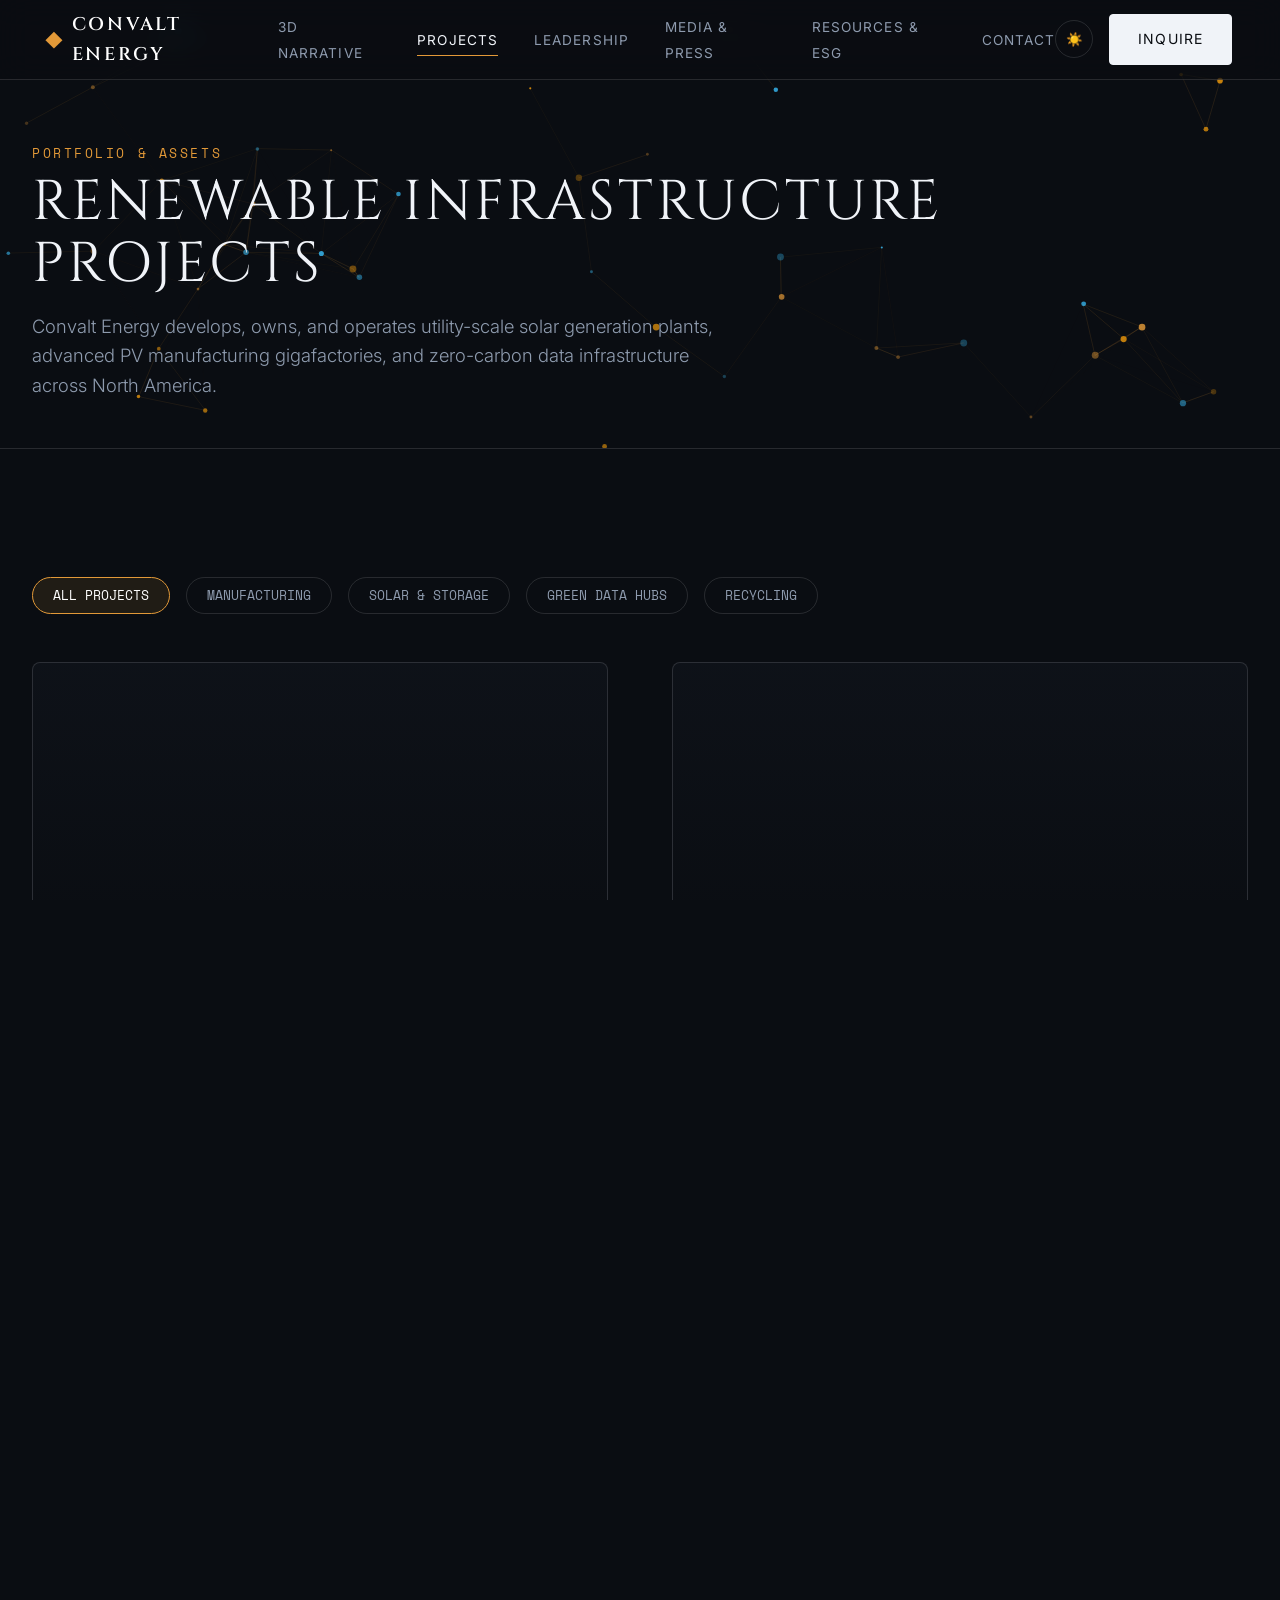
<file: projects.html>
<!DOCTYPE html>
<html lang="en">
<head>
  <meta charset="UTF-8">
  <meta name="viewport" content="width=device-width, initial-scale=1.0">
  <title>Projects & Infrastructure &mdash; Convalt Energy</title>
  <meta name="description" content="Explore Convalt Energy's renewable solar manufacturing gigafactories, utility-scale power projects, and green data infrastructure.">

  <link rel="preconnect" href="https://fonts.googleapis.com">
  <link rel="preconnect" href="https://fonts.gstatic.com" crossorigin>
  <link href="https://fonts.googleapis.com/css2?family=Cinzel:wght@400;600&family=Inter:wght@300;400;500;600&family=Space+Mono&display=swap" rel="stylesheet">

  <link rel="stylesheet" href="./css/main.css?v=2">
  <link rel="stylesheet" href="./css/components.css?v=2">
</head>
<body>

  <!-- Site Header -->
  <header class="site-header">
    <a href="./index.html" class="brand-logo">
      <span class="brand-symbol"></span>
      CONVALT ENERGY
    </a>

    <ul class="nav-menu">
      <li><a href="./index.html" class="nav-link">3D Narrative</a></li>
      <li><a href="./projects.html" class="nav-link active">Projects</a></li>
      <li><a href="./team.html" class="nav-link">Leadership</a></li>
      <li><a href="./media.html" class="nav-link">Media & Press</a></li>
      <li><a href="./resources.html" class="nav-link">Resources & ESG</a></li>
      <li><a href="./contact.html" class="nav-link">Contact</a></li>
    </ul>

    <div class="header-right-actions">
      <button id="theme-toggle" class="theme-toggle-btn" title="Toggle Theme">☀️</button>
      <a href="./contact.html" class="btn btn-primary">Inquire</a>
      <button id="mobile-toggle" class="mobile-menu-toggle">☰</button>
    </div>
  </header>

  <div id="mobile-drawer" class="mobile-drawer">
    <a href="./index.html" class="mobile-nav-link">3D Narrative</a>
    <a href="./projects.html" class="mobile-nav-link">Projects</a>
    <a href="./team.html" class="mobile-nav-link">Leadership</a>
    <a href="./media.html" class="mobile-nav-link">Media & Press</a>
    <a href="./resources.html" class="mobile-nav-link">Resources & ESG</a>
    <a href="./contact.html" class="mobile-nav-link">Contact</a>
  </div>

  <!-- Page Hero with Animated Interactive Background Canvas -->
  <section class="page-hero" id="hero-projects">
    <div class="container" style="position: relative; z-index: 2;">
      <span class="eyebrow">PORTFOLIO & ASSETS</span>
      <h1 class="page-hero-title heading-serif">Renewable Infrastructure Projects</h1>
      <p class="page-hero-subtitle">
        Convalt Energy develops, owns, and operates utility-scale solar generation plants, advanced PV manufacturing gigafactories, and zero-carbon data infrastructure across North America.
      </p>
    </div>
  </section>

  <!-- Projects Grid & Filters -->
  <section class="section">
    <div class="container">

      <!-- Category Filter Tabs -->
      <div class="filter-tabs" id="project-filters">
        <button class="filter-tab-btn active" data-filter="all">ALL PROJECTS</button>
        <button class="filter-tab-btn" data-filter="manufacturing">MANUFACTURING</button>
        <button class="filter-tab-btn" data-filter="solar">SOLAR & STORAGE</button>
        <button class="filter-tab-btn" data-filter="datacenter">GREEN DATA HUBS</button>
        <button class="filter-tab-btn" data-filter="recycling">RECYCLING</button>
      </div>

      <!-- Projects Grid -->
      <div class="grid-2" id="projects-grid">

        <!-- Project 1 -->
        <article class="project-card" data-category="manufacturing">
          <div class="card-image-box" style="background-image: linear-gradient(to bottom, rgba(10,13,18,0.2), rgba(10,13,18,0.9)), url('https://images.unsplash.com/photo-1581091226825-a6a2a5aee158?auto=format&fit=crop&w=800&q=80');"></div>
          <div class="card-body">
            <span class="card-category">SOLAR MANUFACTURING</span>
            <h3 class="card-title">New York Solar Gigafactory</h3>
            <p class="card-excerpt">
              A 3.5 GW state-of-the-art domestic manufacturing facility producing high-efficiency monocrystalline PV ingots, wafers, cells, and solar modules.
            </p>
            <div class="card-meta-list">
              <span>LOCATION: Watertown, NY</span>
              <span>CAPACITY: 3.5 GW/yr</span>
              <span>STATUS: Phase 1 Operational</span>
            </div>
            <div style="margin-top: 1.5rem;">
              <a href="./project-detail.html?id=ny-gigafactory" class="btn btn-primary">View Case Study</a>
            </div>
          </div>
        </article>

        <!-- Project 2 -->
        <article class="project-card" data-category="solar">
          <div class="card-image-box" style="background-image: linear-gradient(to bottom, rgba(10,13,18,0.2), rgba(10,13,18,0.9)), url('https://images.unsplash.com/photo-1509391365360-2e959784a276?auto=format&fit=crop&w=800&q=80');"></div>
          <div class="card-body">
            <span class="card-category">SOLAR & STORAGE</span>
            <h3 class="card-title">Sunfield Utility Solar & Storage Farm</h3>
            <p class="card-excerpt">
              500 MW single-axis tracking solar array paired with a 200 MW / 800 MWh utility-scale LFP energy storage system powering 140,000 homes.
            </p>
            <div class="card-meta-list">
              <span>LOCATION: Texas, USA</span>
              <span>CAPACITY: 500 MW Solar</span>
              <span>STATUS: Grid Connected</span>
            </div>
            <div style="margin-top: 1.5rem;">
              <a href="./project-detail.html?id=sunfield-solar" class="btn btn-primary">View Case Study</a>
            </div>
          </div>
        </article>

        <!-- Project 3 -->
        <article class="project-card" data-category="datacenter">
          <div class="card-image-box" style="background-image: linear-gradient(to bottom, rgba(10,13,18,0.2), rgba(10,13,18,0.9)), url('https://images.unsplash.com/photo-1558494949-ef010cbdcc31?auto=format&fit=crop&w=800&q=80');"></div>
          <div class="card-body">
            <span class="card-category">GREEN DATA HUBS</span>
            <h3 class="card-title">Apex Zero-Carbon Compute Center</h3>
            <p class="card-excerpt">
              Co-located 100 MW high-density green AI compute cluster running 100% on dedicated solar generation with direct liquid cooling and PUE 1.07.
            </p>
            <div class="card-meta-list">
              <span>LOCATION: Nevada, USA</span>
              <span>COMPUTE: 100 MW AI Cluster</span>
              <span>PUE: 1.07</span>
            </div>
            <div style="margin-top: 1.5rem;">
              <a href="./project-detail.html?id=apex-datacenter" class="btn btn-primary">View Case Study</a>
            </div>
          </div>
        </article>

        <!-- Project 4 -->
        <article class="project-card" data-category="recycling">
          <div class="card-image-box" style="background-image: linear-gradient(to bottom, rgba(10,13,18,0.2), rgba(10,13,18,0.9)), url('https://images.unsplash.com/photo-1532996122724-e3c354a0b15b?auto=format&fit=crop&w=800&q=80');"></div>
          <div class="card-body">
            <span class="card-category">RECYCLING</span>
            <h3 class="card-title">Circular PV Material Reclamation Plant</h3>
            <p class="card-excerpt">
              Proprietary end-of-life solar panel recycling facility achieving 98% material recovery rate for silicon, glass, aluminum, and silver.
            </p>
            <div class="card-meta-list">
              <span>LOCATION: New York, USA</span>
              <span>RECOVERY RATE: 98%</span>
              <span>STATUS: Commissioning</span>
            </div>
            <div style="margin-top: 1.5rem;">
              <a href="./project-detail.html?id=pv-recycling-plant" class="btn btn-primary">View Case Study</a>
            </div>
          </div>
        </article>

      </div>
    </div>
  </section>

  <!-- Footer -->
  <footer class="site-footer">
    <div class="container">
      <div class="footer-top">
        <div>
          <a href="./index.html" class="brand-logo" style="margin-bottom: 1rem;">
            <span class="brand-symbol"></span>
            CONVALT ENERGY
          </a>
          <p>Accelerating the global transition to clean energy through integrated 3D manufacturing, utility power generation, green AI data hubs, and solar recycling.</p>
        </div>
        <div>
          <h4 class="footer-col-title">Navigation</h4>
          <ul class="footer-links">
            <li><a href="./index.html">3D Narrative</a></li>
            <li><a href="./projects.html">Projects</a></li>
            <li><a href="./team.html">Leadership</a></li>
            <li><a href="./media.html">Media & Press</a></li>
          </ul>
        </div>
        <div>
          <h4 class="footer-col-title">Resources</h4>
          <ul class="footer-links">
            <li><a href="./resources.html">ESG Reports</a></li>
            <li><a href="./resources.html">Carbon Calculator</a></li>
            <li><a href="./contact.html">Contact Us</a></li>
          </ul>
        </div>
        <div>
          <h4 class="footer-col-title">Headquarters</h4>
          <p style="font-size: 0.85rem;">DigiCollect / Convalt Energy<br>1185 Avenue of the Americas, 3rd Fl<br>New York, NY 10036 USA</p>
        </div>
      </div>
      <div class="footer-bottom">
        <span>&copy; 2026 Convalt Energy & DigiCollect Corporation. All Rights Reserved.</span>
        <span>Minimalist 3D Interactive WebGL Experience</span>
      </div>
    </div>
  </footer>

  <script src="./js/vendor/gsap.min.js?v=2"></script>
  <script src="./js/ui/Navigation.js?v=2" type="module"></script>
  <script type="module">
    import { SubpageHeroCanvas } from './js/3d/SubpageHeroCanvas.js?v=2';

    document.addEventListener('DOMContentLoaded', () => {
      new SubpageHeroCanvas('hero-projects', 'projects');

      if (window.gsap) {
        gsap.from('.project-card', {
          opacity: 0,
          y: 40,
          duration: 0.8,
          stagger: 0.15,
          ease: "power2.out"
        });
      }
    });

    document.querySelectorAll('.filter-tab-btn').forEach(btn => {
      btn.addEventListener('click', (e) => {
        document.querySelectorAll('.filter-tab-btn').forEach(b => b.classList.remove('active'));
        e.target.classList.add('active');

        const filter = e.target.dataset.filter;
        document.querySelectorAll('.project-card').forEach(card => {
          if (filter === 'all' || card.dataset.category === filter) {
            card.style.display = 'flex';
          } else {
            card.style.display = 'none';
          }
        });
      });
    });
  </script>
</body>
</html>
</file>
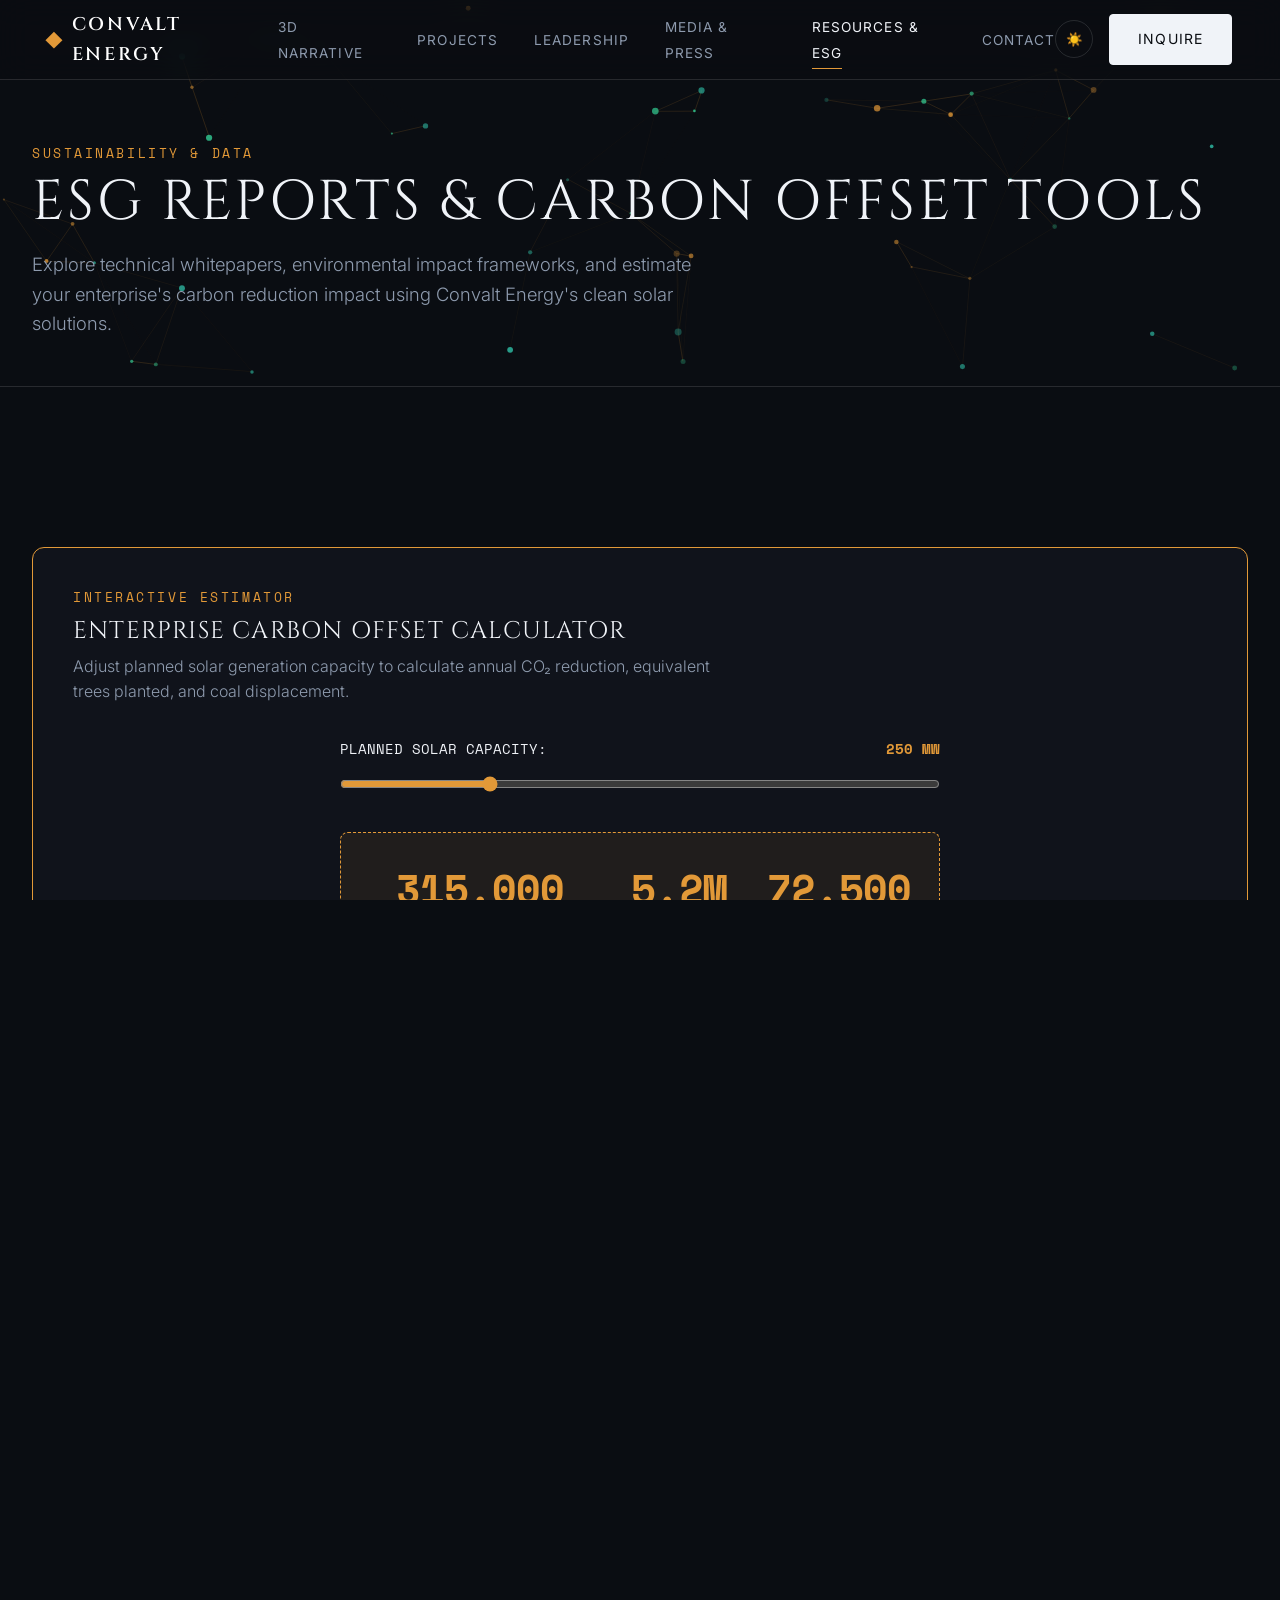
<file: resources.html>
<!DOCTYPE html>
<html lang="en">
<head>
  <meta charset="UTF-8">
  <meta name="viewport" content="width=device-width, initial-scale=1.0">
  <title>Resources & ESG Calculator &mdash; Convalt Energy</title>
  <meta name="description" content="Access Convalt Energy ESG sustainability reports, whitepapers, and interactive carbon offset calculator.">

  <link rel="preconnect" href="https://fonts.googleapis.com">
  <link rel="preconnect" href="https://fonts.gstatic.com" crossorigin>
  <link href="https://fonts.googleapis.com/css2?family=Cinzel:wght@400;600&family=Inter:wght@300;400;500;600&family=Space+Mono&display=swap" rel="stylesheet">

  <link rel="stylesheet" href="css/main.css">
  <link rel="stylesheet" href="css/components.css">
</head>
<body>

  <!-- Site Header -->
  <header class="site-header">
    <a href="index.html" class="brand-logo">
      <span class="brand-symbol"></span>
      CONVALT ENERGY
    </a>

    <ul class="nav-menu">
      <li><a href="index.html" class="nav-link">3D Narrative</a></li>
      <li><a href="projects.html" class="nav-link">Projects</a></li>
      <li><a href="team.html" class="nav-link">Leadership</a></li>
      <li><a href="media.html" class="nav-link">Media & Press</a></li>
      <li><a href="resources.html" class="nav-link active">Resources & ESG</a></li>
      <li><a href="contact.html" class="nav-link">Contact</a></li>
    </ul>

    <div class="header-right-actions">
      <button id="theme-toggle" class="theme-toggle-btn" title="Toggle Theme">☀️</button>
      <a href="contact.html" class="btn btn-primary">Inquire</a>
      <button id="mobile-toggle" class="mobile-menu-toggle">☰</button>
    </div>
  </header>

  <div id="mobile-drawer" class="mobile-drawer">
    <a href="index.html" class="mobile-nav-link">3D Narrative</a>
    <a href="projects.html" class="mobile-nav-link">Projects</a>
    <a href="team.html" class="mobile-nav-link">Leadership</a>
    <a href="media.html" class="mobile-nav-link">Media & Press</a>
    <a href="resources.html" class="mobile-nav-link">Resources & ESG</a>
    <a href="contact.html" class="mobile-nav-link">Contact</a>
  </div>

  <!-- Page Hero -->
  <section class="page-hero" id="hero-resources">
    <div class="container" style="position: relative; z-index: 2;">
      <span class="eyebrow">SUSTAINABILITY & DATA</span>
      <h1 class="page-hero-title heading-serif">ESG Reports & Carbon Offset Tools</h1>
      <p class="page-hero-subtitle">
        Explore technical whitepapers, environmental impact frameworks, and estimate your enterprise's carbon reduction impact using Convalt Energy's clean solar solutions.
      </p>
    </div>
  </section>

  <!-- Carbon Offset Calculator Section -->
  <section class="section">
    <div class="container">
      <div class="calc-card res-anim">
        <span class="eyebrow">INTERACTIVE ESTIMATOR</span>
        <h2 class="heading-serif" style="margin-bottom: 0.5rem;">Enterprise Carbon Offset Calculator</h2>
        <p style="margin-bottom: 2rem;">Adjust planned solar generation capacity to calculate annual CO₂ reduction, equivalent trees planted, and coal displacement.</p>

        <div style="max-width: 600px; margin: 0 auto;">
          <div style="display: flex; justify-content: space-between; font-family: var(--font-mono); font-size: 0.9rem;">
            <span>PLANNED SOLAR CAPACITY:</span>
            <span id="capacity-val" style="color: var(--accent-amber); font-weight: 700;">250 MW</span>
          </div>
          <input type="range" id="capacity-slider" class="range-slider" min="10" max="1000" value="250" step="10">

          <div class="calc-result-box">
            <div style="text-align: center;">
              <div class="calc-number" id="co2-result">315,000</div>
              <span class="eyebrow" style="color: var(--text-dark-secondary);">TONS CO₂ AVOIDED / YR</span>
            </div>
            <div style="text-align: center;">
              <div class="calc-number" id="trees-result">5.2M</div>
              <span class="eyebrow" style="color: var(--text-dark-secondary);">TREE EQUIVALENT</span>
            </div>
            <div style="text-align: center;">
              <div class="calc-number" id="homes-result">72,500</div>
              <span class="eyebrow" style="color: var(--text-dark-secondary);">HOMES POWERED</span>
            </div>
          </div>
        </div>
      </div>
    </div>
  </section>

  <!-- Technical Whitepapers Grid -->
  <section class="section" style="padding-top: 0;">
    <div class="container">
      <h2 class="heading-serif" style="margin-bottom: 2rem;">Technical Whitepapers & ESG Reports</h2>
      <div class="grid-3">

        <article class="glass-card res-anim">
          <span class="eyebrow">WHITEPAPER &mdash; 2026</span>
          <h3 class="card-title" style="font-size: 1.2rem;">Co-Locating AI Data Hubs with Solar Microgrids</h3>
          <p style="font-size: 0.85rem; margin-bottom: 1.5rem;">
            Analysis of energy density, direct liquid cooling thermodynamics, and islanded grid resiliency for zero-carbon compute clusters.
          </p>
          <a href="#" class="btn btn-primary" onclick="alert('Downloading Whitepaper PDF...'); return false;">Download PDF (3.2 MB)</a>
        </article>

        <article class="glass-card res-anim">
          <span class="eyebrow">ANNUAL REPORT</span>
          <h3 class="card-title" style="font-size: 1.2rem;">2025 ESG Environmental & Governance Report</h3>
          <p style="font-size: 0.85rem; margin-bottom: 1.5rem;">
            Detailed metrics on water recycling, Scope 1-3 carbon intensity, and supply chain audit compliance for Convalt manufacturing facilities.
          </p>
          <a href="#" class="btn btn-primary" onclick="alert('Downloading ESG Report PDF...'); return false;">Download PDF (4.8 MB)</a>
        </article>

        <article class="glass-card res-anim">
          <span class="eyebrow">TECHNICAL SPEC</span>
          <h3 class="card-title" style="font-size: 1.2rem;">Closed-Loop Photovoltaic Recycling Standards</h3>
          <p style="font-size: 0.85rem; margin-bottom: 1.5rem;">
            Thermal-chemical glass separation process and high-purity silicon reclamation methodologies for circular solar panel life cycles.
          </p>
          <a href="#" class="btn btn-primary" onclick="alert('Downloading Technical Spec PDF...'); return false;">Download PDF (2.1 MB)</a>
        </article>

      </div>
    </div>
  </section>

  <!-- Footer -->
  <footer class="site-footer">
    <div class="container">
      <div class="footer-top">
        <div>
          <a href="index.html" class="brand-logo" style="margin-bottom: 1rem;">
            <span class="brand-symbol"></span>
            CONVALT ENERGY
          </a>
          <p>Accelerating the global transition to clean energy through integrated 3D manufacturing, utility power generation, green AI data hubs, and solar recycling.</p>
        </div>
        <div>
          <h4 class="footer-col-title">Navigation</h4>
          <ul class="footer-links">
            <li><a href="index.html">3D Narrative</a></li>
            <li><a href="projects.html">Projects</a></li>
            <li><a href="team.html">Leadership</a></li>
            <li><a href="media.html">Media & Press</a></li>
          </ul>
        </div>
        <div>
          <h4 class="footer-col-title">Resources</h4>
          <ul class="footer-links">
            <li><a href="resources.html">ESG Reports</a></li>
            <li><a href="resources.html">Carbon Calculator</a></li>
            <li><a href="contact.html">Contact Us</a></li>
          </ul>
        </div>
        <div>
          <h4 class="footer-col-title">Headquarters</h4>
          <p style="font-size: 0.85rem;">DigiCollect / Convalt Energy<br>1185 Avenue of the Americas, 3rd Fl<br>New York, NY 10036 USA</p>
        </div>
      </div>
      <div class="footer-bottom">
        <span>&copy; 2026 Convalt Energy & DigiCollect Corporation. All Rights Reserved.</span>
        <span>Minimalist 3D Interactive WebGL Experience</span>
      </div>
    </div>
  </footer>

  <script src="js/vendor/gsap.min.js"></script>
  <script src="js/ui/Navigation.js" type="module"></script>
  <script type="module">
    import { SubpageHeroCanvas } from './js/3d/SubpageHeroCanvas.js';

    document.addEventListener('DOMContentLoaded', () => {
      new SubpageHeroCanvas('hero-resources', 'resources');

      if (window.gsap) {
        gsap.from('.res-anim', {
          opacity: 0,
          y: 40,
          duration: 0.8,
          stagger: 0.15,
          ease: "power2.out"
        });
      }
    });

    // Calculator JS
    const slider = document.getElementById('capacity-slider');
    const capVal = document.getElementById('capacity-val');
    const co2Res = document.getElementById('co2-result');
    const treesRes = document.getElementById('trees-result');
    const homesRes = document.getElementById('homes-result');

    if (slider) {
      slider.addEventListener('input', (e) => {
        const MW = parseInt(e.target.value);
        capVal.textContent = `${MW} MW`;
        co2Res.textContent = (MW * 1260).toLocaleString();
        treesRes.textContent = `${(MW * 0.021).toFixed(1)}M`;
        homesRes.textContent = (MW * 290).toLocaleString();
      });
    }
  </script>
</body>
</html>
</file>
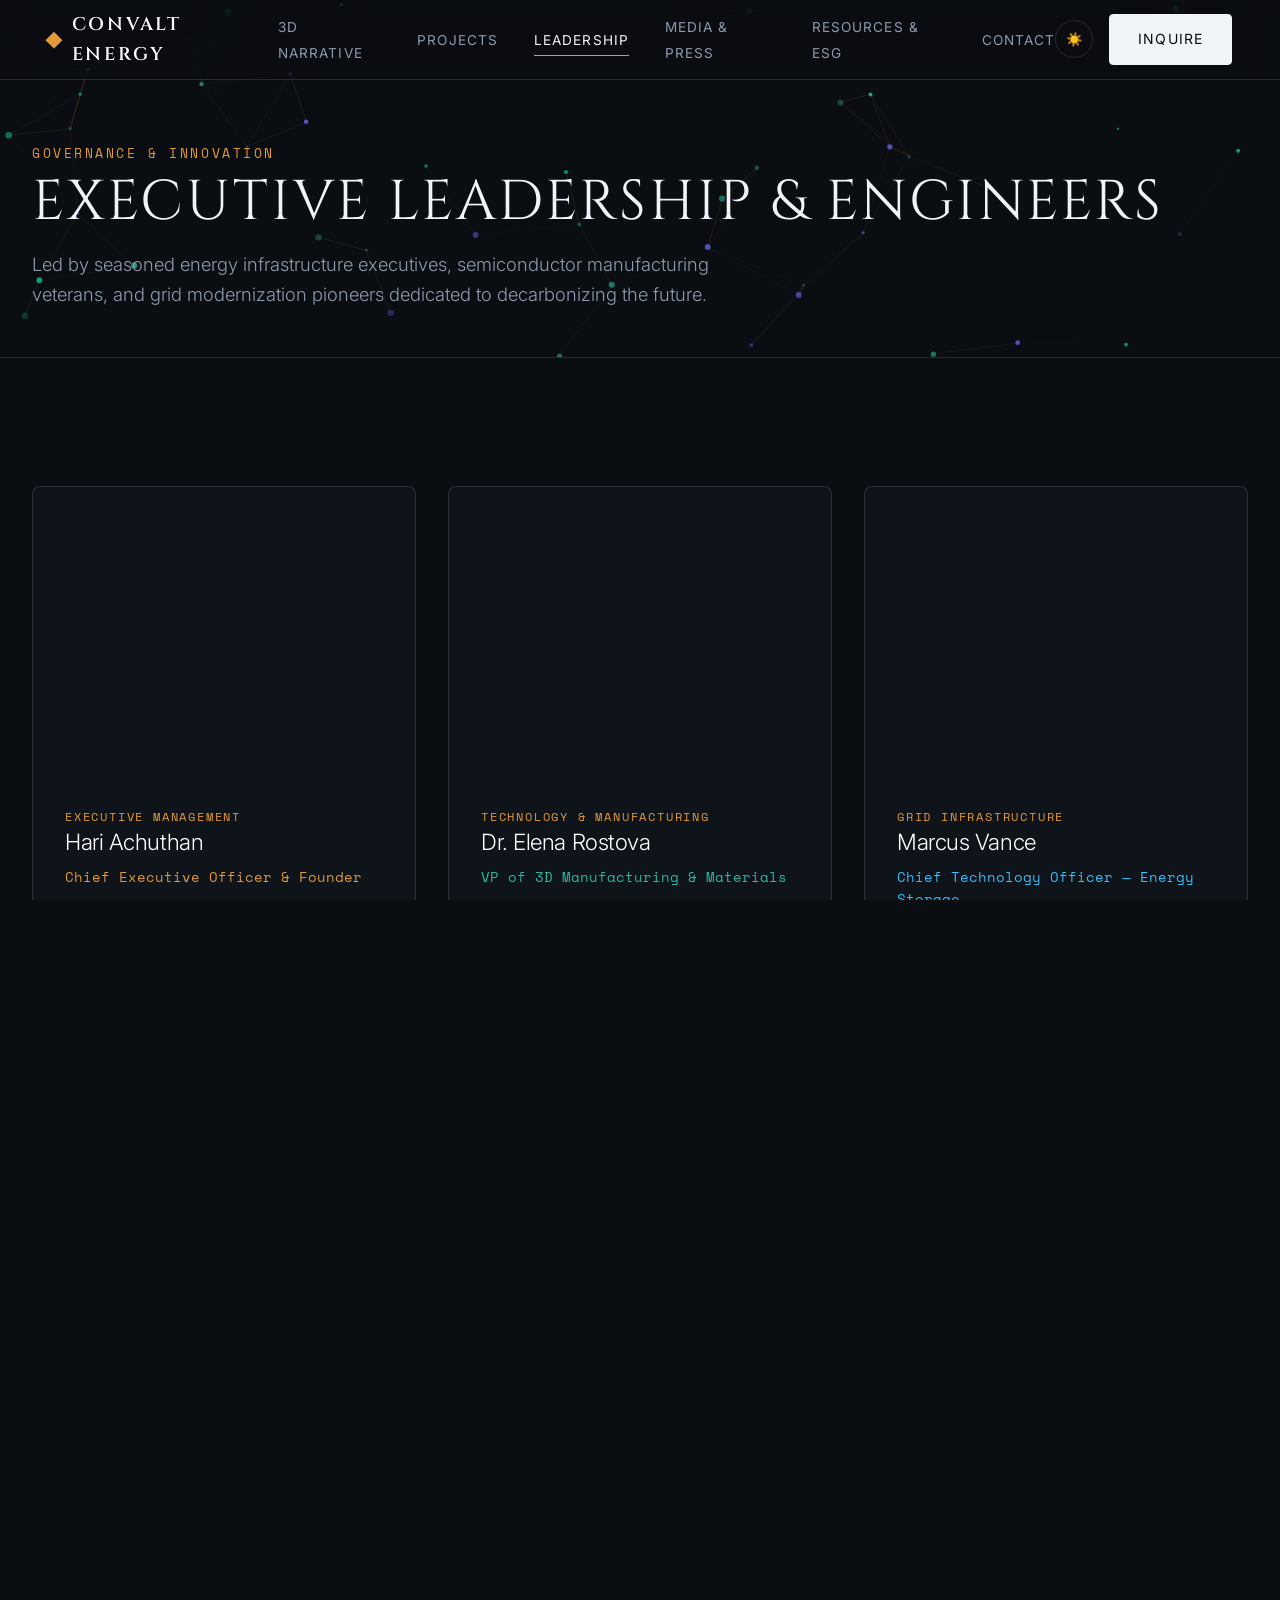
<file: team.html>
<!DOCTYPE html>
<html lang="en">
<head>
  <meta charset="UTF-8">
  <meta name="viewport" content="width=device-width, initial-scale=1.0">
  <title>Leadership & Team &mdash; Convalt Energy</title>
  <meta name="description" content="Meet the executive leadership and engineering pioneers guiding Convalt Energy's mission in clean infrastructure.">

  <link rel="preconnect" href="https://fonts.googleapis.com">
  <link rel="preconnect" href="https://fonts.gstatic.com" crossorigin>
  <link href="https://fonts.googleapis.com/css2?family=Cinzel:wght@400;600&family=Inter:wght@300;400;500;600&family=Space+Mono&display=swap" rel="stylesheet">

  <link rel="stylesheet" href="css/main.css">
  <link rel="stylesheet" href="css/components.css">
</head>
<body>

  <!-- Site Header -->
  <header class="site-header">
    <a href="index.html" class="brand-logo">
      <span class="brand-symbol"></span>
      CONVALT ENERGY
    </a>

    <ul class="nav-menu">
      <li><a href="index.html" class="nav-link">3D Narrative</a></li>
      <li><a href="projects.html" class="nav-link">Projects</a></li>
      <li><a href="team.html" class="nav-link active">Leadership</a></li>
      <li><a href="media.html" class="nav-link">Media & Press</a></li>
      <li><a href="resources.html" class="nav-link">Resources & ESG</a></li>
      <li><a href="contact.html" class="nav-link">Contact</a></li>
    </ul>

    <div class="header-right-actions">
      <button id="theme-toggle" class="theme-toggle-btn" title="Toggle Theme">☀️</button>
      <a href="contact.html" class="btn btn-primary">Inquire</a>
      <button id="mobile-toggle" class="mobile-menu-toggle">☰</button>
    </div>
  </header>

  <div id="mobile-drawer" class="mobile-drawer">
    <a href="index.html" class="mobile-nav-link">3D Narrative</a>
    <a href="projects.html" class="mobile-nav-link">Projects</a>
    <a href="team.html" class="mobile-nav-link">Leadership</a>
    <a href="media.html" class="mobile-nav-link">Media & Press</a>
    <a href="resources.html" class="mobile-nav-link">Resources & ESG</a>
    <a href="contact.html" class="mobile-nav-link">Contact</a>
  </div>

  <!-- Page Hero -->
  <section class="page-hero" id="hero-team">
    <div class="container" style="position: relative; z-index: 2;">
      <span class="eyebrow">GOVERNANCE & INNOVATION</span>
      <h1 class="page-hero-title heading-serif">Executive Leadership & Engineers</h1>
      <p class="page-hero-subtitle">
        Led by seasoned energy infrastructure executives, semiconductor manufacturing veterans, and grid modernization pioneers dedicated to decarbonizing the future.
      </p>
    </div>
  </section>

  <!-- Team Grid -->
  <section class="section">
    <div class="container">
      <div class="grid-3">

        <!-- Leader 1 -->
        <article class="glass-card team-card">
          <div style="width: 100%; height: 260px; background-size: cover; background-position: center; border-radius: 6px; margin-bottom: 1.5rem; background-image: url('https://images.unsplash.com/photo-1560250097-0b93528c311a?auto=format&fit=crop&w=600&q=80');"></div>
          <span class="card-category">EXECUTIVE MANAGEMENT</span>
          <h3 class="card-title">Hari Achuthan</h3>
          <p style="font-family: var(--font-mono); font-size: 0.85rem; color: var(--accent-amber); margin-bottom: 1rem;">Chief Executive Officer & Founder</p>
          <p style="font-size: 0.9rem; margin-bottom: 1.5rem;">
            Over 20 years of experience in cross-border energy infrastructure investments, renewable project development, and corporate strategy.
          </p>
          <div class="card-meta-list">
            <span>FOCUS: Global Expansion & Capital</span>
          </div>
        </article>

        <!-- Leader 2 -->
        <article class="glass-card team-card">
          <div style="width: 100%; height: 260px; background-size: cover; background-position: center; border-radius: 6px; margin-bottom: 1.5rem; background-image: url('https://images.unsplash.com/photo-1573496359142-b8d87734a5a2?auto=format&fit=crop&w=600&q=80');"></div>
          <span class="card-category">TECHNOLOGY & MANUFACTURING</span>
          <h3 class="card-title">Dr. Elena Rostova</h3>
          <p style="font-family: var(--font-mono); font-size: 0.85rem; color: var(--accent-teal); margin-bottom: 1rem;">VP of 3D Manufacturing & Materials</p>
          <p style="font-size: 0.9rem; margin-bottom: 1.5rem;">
            Former lead semiconductor physicist with 15+ patents in monocrystalline silicon wafer growth and automated optical defect recognition.
          </p>
          <div class="card-meta-list">
            <span>FOCUS: Silicon R&D & Automation</span>
          </div>
        </article>

        <!-- Leader 3 -->
        <article class="glass-card team-card">
          <div style="width: 100%; height: 260px; background-size: cover; background-position: center; border-radius: 6px; margin-bottom: 1.5rem; background-image: url('https://images.unsplash.com/photo-1519085360753-af0119f7cbe7?auto=format&fit=crop&w=600&q=80');"></div>
          <span class="card-category">GRID INFRASTRUCTURE</span>
          <h3 class="card-title">Marcus Vance</h3>
          <p style="font-family: var(--font-mono); font-size: 0.85rem; color: var(--accent-cyan); margin-bottom: 1rem;">Chief Technology Officer — Energy Storage</p>
          <p style="font-size: 0.9rem; margin-bottom: 1.5rem;">
            Pioneered multi-megawatt LFP battery energy storage integration and high-voltage grid interconnects across 3.2 GW of deployed assets.
          </p>
          <div class="card-meta-list">
            <span>FOCUS: BESS & Microgrid AI</span>
          </div>
        </article>

      </div>
    </div>
  </section>

  <!-- Footer -->
  <footer class="site-footer">
    <div class="container">
      <div class="footer-top">
        <div>
          <a href="index.html" class="brand-logo" style="margin-bottom: 1rem;">
            <span class="brand-symbol"></span>
            CONVALT ENERGY
          </a>
          <p>Accelerating the global transition to clean energy through integrated 3D manufacturing, utility power generation, green AI data hubs, and solar recycling.</p>
        </div>
        <div>
          <h4 class="footer-col-title">Navigation</h4>
          <ul class="footer-links">
            <li><a href="index.html">3D Narrative</a></li>
            <li><a href="projects.html">Projects</a></li>
            <li><a href="team.html">Leadership</a></li>
            <li><a href="media.html">Media & Press</a></li>
          </ul>
        </div>
        <div>
          <h4 class="footer-col-title">Resources</h4>
          <ul class="footer-links">
            <li><a href="resources.html">ESG Reports</a></li>
            <li><a href="resources.html">Carbon Calculator</a></li>
            <li><a href="contact.html">Contact Us</a></li>
          </ul>
        </div>
        <div>
          <h4 class="footer-col-title">Headquarters</h4>
          <p style="font-size: 0.85rem;">DigiCollect / Convalt Energy<br>1185 Avenue of the Americas, 3rd Fl<br>New York, NY 10036 USA</p>
        </div>
      </div>
      <div class="footer-bottom">
        <span>&copy; 2026 Convalt Energy & DigiCollect Corporation. All Rights Reserved.</span>
        <span>Minimalist 3D Interactive WebGL Experience</span>
      </div>
    </div>
  </footer>

  <script src="js/vendor/gsap.min.js"></script>
  <script src="js/ui/Navigation.js" type="module"></script>
  <script type="module">
    import { SubpageHeroCanvas } from './js/3d/SubpageHeroCanvas.js';

    document.addEventListener('DOMContentLoaded', () => {
      new SubpageHeroCanvas('hero-team', 'team');

      if (window.gsap) {
        gsap.from('.team-card', {
          opacity: 0,
          y: 40,
          duration: 0.8,
          stagger: 0.2,
          ease: "power2.out"
        });
      }
    });
  </script>
</body>
</html>
</file>
<file: css/main.css>
/* 
 * Convalt Energy - Minimalist 3D Interactive Story Website
 * Main Stylesheet & Design System
 * Benchmark Reference: mont-fort.com
 */

:root {
  /* Color Palette - Neutral, Calm, Premium Earth & Tech Tones */
  --bg-dark: #0A0D12;
  --bg-dark-card: rgba(18, 22, 30, 0.75);
  --bg-light: #F7F6F2;
  --bg-light-card: rgba(255, 255, 255, 0.85);

  --text-dark-primary: #F0F3F8;
  --text-dark-secondary: #8E9BAE;
  --text-light-primary: #12161E;
  --text-light-secondary: #5A6474;

  --accent-amber: #E29938;
  --accent-teal: #2DB7A1;
  --accent-cyan: #38BDF8;
  --accent-border: rgba(255, 255, 255, 0.12);
  --accent-border-light: rgba(0, 0, 0, 0.08);

  /* Typography */
  --font-serif: "Cinzel", "Playfair Display", "Georgia", serif;
  --font-sans: "Inter", -apple-system, BlinkMacSystemFont, "Segoe UI", Roboto, Helvetica, Arial, sans-serif;
  --font-mono: "Space Mono", "Courier New", monospace;

  /* Spacing */
  --space-xs: 0.5rem;
  --space-sm: 1rem;
  --space-md: 2rem;
  --space-lg: 4rem;
  --space-xl: 8rem;

  /* Transition timings */
  --ease-out-expo: cubic-bezier(0.16, 1, 0.3, 1);
  --transition-fast: 0.25s cubic-bezier(0.16, 1, 0.3, 1);
  --transition-smooth: 0.6s cubic-bezier(0.16, 1, 0.3, 1);

  /* Layout */
  --max-width: 1280px;
  --header-height: 80px;
}

/* Base Reset & Globals */
*, *::before, *::after {
  box-sizing: border-box;
  margin: 0;
  padding: 0;
}

html, body {
  width: 100%;
  height: 100%;
  background-color: var(--bg-dark);
  color: var(--text-dark-primary);
  font-family: var(--font-sans);
  font-size: 16px;
  line-height: 1.6;
  overflow-x: hidden;
  -webkit-font-smoothing: antialiased;
  -moz-osx-font-smoothing: grayscale;
}

body.light-theme {
  background-color: var(--bg-light);
  color: var(--text-light-primary);
  --accent-border: var(--accent-border-light);
}

/* Typography styles */
h1, h2, h3, h4, h5 {
  font-weight: 300;
  letter-spacing: -0.02em;
  line-height: 1.2;
}

.heading-serif {
  font-family: var(--font-serif);
  font-weight: 400;
  letter-spacing: 0.05em;
  text-transform: uppercase;
}

.eyebrow {
  font-family: var(--font-mono);
  font-size: 0.8rem;
  letter-spacing: 0.2em;
  text-transform: uppercase;
  color: var(--accent-amber);
  margin-bottom: var(--space-xs);
  display: block;
}

p {
  color: var(--text-dark-secondary);
  font-weight: 300;
  max-width: 65ch;
}

body.light-theme p {
  color: var(--text-light-secondary);
}

a {
  color: inherit;
  text-decoration: none;
  transition: color var(--transition-fast);
}

/* Layout Utilities */
.container {
  width: 100%;
  max-width: var(--max-width);
  margin: 0 auto;
  padding: 0 var(--space-md);
}

.section {
  padding: var(--space-xl) 0;
  position: relative;
}

.grid-2 {
  display: grid;
  grid-template-columns: repeat(2, 1fr);
  gap: var(--space-lg);
}

.grid-3 {
  display: grid;
  grid-template-columns: repeat(3, 1fr);
  gap: var(--space-md);
}

.grid-4 {
  display: grid;
  grid-template-columns: repeat(4, 1fr);
  gap: var(--space-md);
}

@media (max-width: 992px) {
  .grid-2, .grid-3, .grid-4 {
    grid-template-columns: 1fr;
    gap: var(--space-md);
  }
}

/* Buttons */
.btn {
  display: inline-flex;
  align-items: center;
  gap: 0.75rem;
  padding: 0.85rem 1.75rem;
  border-radius: 4px;
  font-size: 0.875rem;
  font-weight: 400;
  letter-spacing: 0.08em;
  text-transform: uppercase;
  cursor: pointer;
  border: 1px solid var(--accent-border);
  background: rgba(255, 255, 255, 0.03);
  color: var(--text-dark-primary);
  transition: all var(--transition-fast);
  backdrop-filter: blur(8px);
}

.btn:hover {
  background: var(--text-dark-primary);
  color: var(--bg-dark);
  border-color: var(--text-dark-primary);
  transform: translateY(-2px);
}

.btn-primary {
  background: var(--text-dark-primary);
  color: var(--bg-dark);
  border-color: var(--text-dark-primary);
}

.btn-primary:hover {
  background: var(--accent-amber);
  color: #000;
  border-color: var(--accent-amber);
}

/* Glassmorphism Cards */
.glass-card {
  background: var(--bg-dark-card);
  border: 1px solid var(--accent-border);
  backdrop-filter: blur(16px);
  -webkit-backdrop-filter: blur(16px);
  border-radius: 8px;
  padding: var(--space-md);
  transition: border-color var(--transition-fast), transform var(--transition-fast);
}

body.light-theme .glass-card {
  background: var(--bg-light-card);
  border-color: rgba(0,0,0,0.08);
}

.glass-card:hover {
  border-color: rgba(226, 153, 56, 0.4);
}
</file>
<file: css/webgl.css>
/* 
 * Convalt Energy - WebGL Viewport & Narrative HUD Overlay
 * Styles for 3D Story Canvas, Floating UI, Chapter Progress & Controls
 */

/* WebGL Fullscreen Canvas Container */
.webgl-container {
  position: fixed;
  top: 0;
  left: 0;
  width: 100vw;
  height: 100vh;
  z-index: 1;
  pointer-events: auto;
  overflow: hidden;
}

#webgl-canvas {
  width: 100%;
  height: 100%;
  display: block;
  outline: none;
}

/* Fallback Canvas */
#fallback-canvas {
  position: absolute;
  top: 0;
  left: 0;
  width: 100%;
  height: 100%;
  display: none;
  z-index: 0;
}

/* Story Narrative Layout (Scroll Driver Container) */
.story-scroll-container {
  position: relative;
  z-index: 10;
  width: 100%;
  pointer-events: none; /* Let scroll pass through to webgl canvas hover */
}

.story-chapter-section {
  min-height: 100vh;
  display: flex;
  align-items: center;
  justify-content: flex-start;
  padding: 0 5vw;
  box-sizing: border-box;
  position: relative;
}

/* Floating Chapter Card HUD */
.chapter-content-card {
  pointer-events: auto;
  max-width: 480px;
  background: rgba(10, 13, 18, 0.72);
  border: 1px solid rgba(255, 255, 255, 0.1);
  backdrop-filter: blur(20px);
  -webkit-backdrop-filter: blur(20px);
  padding: 2.5rem;
  border-radius: 12px;
  box-shadow: 0 20px 40px rgba(0, 0, 0, 0.4);
  opacity: 0;
  transform: translateY(30px);
  transition: opacity 0.8s var(--ease-out-expo), transform 0.8s var(--ease-out-expo);
}

.chapter-content-card.active {
  opacity: 1;
  transform: translateY(0);
}

.chapter-number {
  font-family: var(--font-mono);
  font-size: 0.85rem;
  color: var(--accent-amber);
  letter-spacing: 0.25em;
  margin-bottom: 0.75rem;
  display: block;
}

.chapter-title {
  font-family: var(--font-serif);
  font-size: 2.25rem;
  line-height: 1.15;
  color: #FFFFFF;
  margin-bottom: 1rem;
}

.chapter-description {
  font-size: 0.95rem;
  line-height: 1.65;
  color: var(--text-dark-secondary);
  margin-bottom: 1.75rem;
}

.chapter-actions {
  display: flex;
  align-items: center;
  gap: 1rem;
}

/* Chapter Progress Bar HUD */
.chapter-hud-tracker {
  position: fixed;
  right: 2.5rem;
  top: 50%;
  transform: translateY(-50%);
  z-index: 20;
  display: flex;
  flex-direction: column;
  align-items: flex-end;
  gap: 1.25rem;
}

.hud-dot-item {
  display: flex;
  align-items: center;
  gap: 0.75rem;
  cursor: pointer;
  background: none;
  border: none;
  color: var(--text-dark-secondary);
  font-family: var(--font-mono);
  font-size: 0.75rem;
  letter-spacing: 0.1em;
  transition: color 0.3s ease;
}

.hud-dot-label {
  opacity: 0;
  transform: translateX(10px);
  transition: opacity 0.3s ease, transform 0.3s ease;
  white-space: nowrap;
}

.hud-dot-item:hover .hud-dot-label,
.hud-dot-item.active .hud-dot-label {
  opacity: 1;
  transform: translateX(0);
}

.hud-dot {
  width: 8px;
  height: 8px;
  border-radius: 50%;
  border: 1px solid rgba(255, 255, 255, 0.4);
  background: transparent;
  transition: all 0.3s ease;
}

.hud-dot-item.active .hud-dot {
  background: var(--accent-amber);
  border-color: var(--accent-amber);
  transform: scale(1.5);
  box-shadow: 0 0 12px var(--accent-amber);
}

.hud-dot-item.active {
  color: #FFFFFF;
}

/* Bottom Controls Overlay (Scroll Hint + Audio Synthesizer Toggle) */
.story-bottom-hud {
  position: fixed;
  bottom: 2rem;
  left: 2.5rem;
  right: 2.5rem;
  z-index: 20;
  display: flex;
  align-items: center;
  justify-content: space-between;
  pointer-events: none;
}

.scroll-hint-indicator {
  pointer-events: auto;
  display: flex;
  align-items: center;
  gap: 0.75rem;
  font-family: var(--font-mono);
  font-size: 0.75rem;
  letter-spacing: 0.15em;
  color: var(--text-dark-secondary);
  text-transform: uppercase;
}

.scroll-line {
  width: 40px;
  height: 1px;
  background: rgba(255, 255, 255, 0.2);
  position: relative;
  overflow: hidden;
}

.scroll-line::after {
  content: '';
  position: absolute;
  top: 0;
  left: -100%;
  width: 100%;
  height: 100%;
  background: var(--accent-amber);
  animation: scrollLineAnim 2s infinite ease-in-out;
}

@keyframes scrollLineAnim {
  0% { left: -100%; }
  50% { left: 0%; }
  100% { left: 100%; }
}

.audio-drone-toggle {
  pointer-events: auto;
  background: rgba(18, 22, 30, 0.7);
  border: 1px solid var(--accent-border);
  backdrop-filter: blur(10px);
  color: var(--text-dark-primary);
  font-family: var(--font-mono);
  font-size: 0.75rem;
  padding: 0.5rem 1rem;
  border-radius: 20px;
  cursor: pointer;
  display: flex;
  align-items: center;
  gap: 0.5rem;
  transition: all 0.3s ease;
}

.audio-drone-toggle:hover {
  border-color: var(--accent-amber);
  color: var(--accent-amber);
}

.audio-icon-bars {
  display: flex;
  align-items: flex-end;
  gap: 2px;
  height: 12px;
}

.audio-bar {
  width: 2px;
  height: 100%;
  background: var(--accent-amber);
  animation: audioWave 1.2s infinite ease-in-out alternate;
}

.audio-bar:nth-child(2) { animation-delay: 0.2s; }
.audio-bar:nth-child(3) { animation-delay: 0.4s; }

.audio-drone-toggle.muted .audio-bar {
  animation: none;
  height: 2px;
  background: var(--text-dark-secondary);
}

@keyframes audioWave {
  0% { height: 3px; }
  100% { height: 12px; }
}

/* WebGL Interactive Inspection Tooltips */
.3d-tooltip {
  position: absolute;
  z-index: 30;
  pointer-events: auto;
  background: rgba(10, 13, 18, 0.85);
  border: 1px solid var(--accent-amber);
  backdrop-filter: blur(8px);
  padding: 0.6rem 1rem;
  border-radius: 4px;
  color: #FFF;
  font-size: 0.8rem;
  box-shadow: 0 8px 24px rgba(0,0,0,0.4);
  transform: translate(-50%, -100%) scale(0.9);
  opacity: 0;
  transition: opacity 0.3s ease, transform 0.3s ease;
}

.3d-tooltip.visible {
  opacity: 1;
  transform: translate(-50%, -120%) scale(1);
}

@media (max-width: 768px) {
  .chapter-content-card {
    padding: 1.5rem;
    max-width: 90vw;
  }
  .chapter-title {
    font-size: 1.65rem;
  }
  .chapter-hud-tracker {
    right: 1rem;
  }
  .hud-dot-label {
    display: none;
  }
  .story-bottom-hud {
    left: 1rem;
    right: 1rem;
    bottom: 1rem;
  }
}
</file>
<file: css/components.css>
/* 
 * Convalt Energy - Components & 2D Page Layouts
 * Header Navigation, Modals, Project Cards, Forms & Footers
 */

/* Header Navigation Bar */
.site-header {
  position: fixed;
  top: 0;
  left: 0;
  width: 100%;
  height: var(--header-height);
  z-index: 100;
  display: flex;
  align-items: center;
  justify-content: space-between;
  padding: 0 3rem;
  background: rgba(10, 13, 18, 0.4);
  backdrop-filter: blur(16px);
  -webkit-backdrop-filter: blur(16px);
  border-bottom: 1px solid var(--accent-border);
  transition: background 0.4s ease, border-color 0.4s ease;
}

body.light-theme .site-header {
  background: rgba(247, 246, 242, 0.6);
  border-bottom-color: var(--accent-border-light);
}

.brand-logo {
  display: flex;
  align-items: center;
  gap: 0.75rem;
  font-family: var(--font-serif);
  font-size: 1.15rem;
  font-weight: 600;
  letter-spacing: 0.15em;
  color: #FFFFFF;
}

body.light-theme .brand-logo {
  color: var(--text-light-primary);
}

.brand-symbol {
  width: 12px;
  height: 12px;
  background: var(--accent-amber);
  transform: rotate(45deg);
  display: inline-block;
}

/* Nav Links */
.nav-menu {
  display: flex;
  align-items: center;
  gap: 2.25rem;
  list-style: none;
}

.nav-link {
  font-size: 0.85rem;
  letter-spacing: 0.08em;
  text-transform: uppercase;
  color: var(--text-dark-secondary);
  position: relative;
  padding: 0.5rem 0;
}

body.light-theme .nav-link {
  color: var(--text-light-secondary);
}

.nav-link:hover, .nav-link.active {
  color: var(--text-dark-primary);
}

body.light-theme .nav-link:hover, body.light-theme .nav-link.active {
  color: var(--text-light-primary);
}

.nav-link::after {
  content: '';
  position: absolute;
  bottom: 0;
  left: 0;
  width: 0%;
  height: 1px;
  background: var(--accent-amber);
  transition: width 0.3s ease;
}

.nav-link.active::after, .nav-link:hover::after {
  width: 100%;
}

.header-right-actions {
  display: flex;
  align-items: center;
  gap: 1rem;
}

/* Theme Toggle Button */
.theme-toggle-btn {
  background: transparent;
  border: 1px solid var(--accent-border);
  color: var(--text-dark-primary);
  width: 38px;
  height: 38px;
  border-radius: 50%;
  cursor: pointer;
  display: flex;
  align-items: center;
  justify-content: center;
  transition: all 0.3s ease;
}

.theme-toggle-btn:hover {
  border-color: var(--accent-amber);
  color: var(--accent-amber);
}

/* Mobile Hamburger Toggle */
.mobile-menu-toggle {
  display: none;
  background: none;
  border: none;
  color: #FFF;
  font-size: 1.5rem;
  cursor: pointer;
}

@media (max-width: 992px) {
  .site-header {
    padding: 0 1.5rem;
  }
  .nav-menu {
    display: none;
  }
  .mobile-menu-toggle {
    display: block;
  }
}

/* Mobile Drawer Overlay */
.mobile-drawer {
  position: fixed;
  top: 0;
  left: 0;
  width: 100vw;
  height: 100vh;
  background: rgba(10, 13, 18, 0.96);
  backdrop-filter: blur(20px);
  z-index: 99;
  display: flex;
  flex-direction: column;
  justify-content: center;
  align-items: center;
  gap: 2rem;
  opacity: 0;
  pointer-events: none;
  transition: opacity 0.4s ease;
}

.mobile-drawer.active {
  opacity: 1;
  pointer-events: auto;
}

.mobile-nav-link {
  font-family: var(--font-serif);
  font-size: 1.75rem;
  color: #FFF;
  text-transform: uppercase;
  letter-spacing: 0.1em;
}

/* 2D Page Hero Banner */
.page-hero {
  padding-top: calc(var(--header-height) + 4rem);
  padding-bottom: 3rem;
  border-bottom: 1px solid var(--accent-border);
}

.page-hero-title {
  font-family: var(--font-serif);
  font-size: 3.5rem;
  line-height: 1.1;
  margin-bottom: 1rem;
}

.page-hero-subtitle {
  font-size: 1.15rem;
  color: var(--text-dark-secondary);
  max-width: 700px;
}

/* Category Filter Tabs */
.filter-tabs {
  display: flex;
  align-items: center;
  gap: 1rem;
  margin-bottom: 3rem;
  flex-wrap: wrap;
}

.filter-tab-btn {
  padding: 0.5rem 1.25rem;
  border-radius: 20px;
  border: 1px solid var(--accent-border);
  background: transparent;
  color: var(--text-dark-secondary);
  font-family: var(--font-mono);
  font-size: 0.8rem;
  cursor: pointer;
  transition: all 0.3s ease;
}

.filter-tab-btn.active, .filter-tab-btn:hover {
  border-color: var(--accent-amber);
  color: #FFF;
  background: rgba(226, 153, 56, 0.1);
}

/* Project / Team / Media Cards */
.project-card {
  position: relative;
  overflow: hidden;
  border-radius: 8px;
  background: var(--bg-dark-card);
  border: 1px solid var(--accent-border);
  transition: transform 0.4s var(--ease-out-expo), border-color 0.4s ease;
  display: flex;
  flex-direction: column;
}

.project-card:hover {
  transform: translateY(-6px);
  border-color: var(--accent-amber);
}

.card-image-box {
  width: 100%;
  height: 240px;
  background-size: cover;
  background-position: center;
  position: relative;
}

.card-body {
  padding: 1.75rem;
  flex-grow: 1;
  display: flex;
  flex-direction: column;
}

.card-category {
  font-family: var(--font-mono);
  font-size: 0.75rem;
  color: var(--accent-amber);
  margin-bottom: 0.5rem;
  letter-spacing: 0.15em;
  text-transform: uppercase;
}

.card-title {
  font-size: 1.4rem;
  margin-bottom: 0.75rem;
  color: #FFF;
}

body.light-theme .card-title {
  color: var(--text-light-primary);
}

.card-excerpt {
  font-size: 0.9rem;
  color: var(--text-dark-secondary);
  margin-bottom: 1.5rem;
  flex-grow: 1;
}

.card-meta-list {
  display: flex;
  gap: 1.5rem;
  padding-top: 1rem;
  border-top: 1px solid var(--accent-border);
  font-family: var(--font-mono);
  font-size: 0.75rem;
  color: var(--text-dark-secondary);
}

/* Modal Popup */
.modal-backdrop {
  position: fixed;
  top: 0;
  left: 0;
  width: 100vw;
  height: 100vh;
  background: rgba(0, 0, 0, 0.8);
  backdrop-filter: blur(12px);
  z-index: 200;
  display: flex;
  align-items: center;
  justify-content: center;
  opacity: 0;
  pointer-events: none;
  transition: opacity 0.3s ease;
  padding: 2rem;
}

.modal-backdrop.active {
  opacity: 1;
  pointer-events: auto;
}

.modal-content-box {
  background: #0E1219;
  border: 1px solid var(--accent-border);
  width: 100%;
  max-width: 720px;
  max-height: 85vh;
  overflow-y: auto;
  border-radius: 12px;
  padding: 2.5rem;
  position: relative;
  transform: scale(0.95);
  transition: transform 0.3s var(--ease-out-expo);
}

.modal-backdrop.active .modal-content-box {
  transform: scale(1);
}

.modal-close-btn {
  position: absolute;
  top: 1.5rem;
  right: 1.5rem;
  background: none;
  border: none;
  color: var(--text-dark-secondary);
  font-size: 1.5rem;
  cursor: pointer;
}

.modal-close-btn:hover {
  color: #FFF;
}

/* Contact Form Elements */
.form-group {
  margin-bottom: 1.5rem;
}

.form-label {
  display: block;
  font-family: var(--font-mono);
  font-size: 0.8rem;
  color: var(--text-dark-secondary);
  margin-bottom: 0.5rem;
  letter-spacing: 0.05em;
}

.form-input, .form-textarea, .form-select {
  width: 100%;
  padding: 0.9rem 1.25rem;
  background: rgba(18, 22, 30, 0.6);
  border: 1px solid var(--accent-border);
  border-radius: 6px;
  color: #FFF;
  font-family: var(--font-sans);
  font-size: 0.95rem;
  outline: none;
  transition: border-color 0.3s ease;
}

body.light-theme .form-input, body.light-theme .form-textarea, body.light-theme .form-select {
  background: rgba(255, 255, 255, 0.8);
  border-color: rgba(0, 0, 0, 0.15);
  color: #000;
}

.form-input:focus, .form-textarea:focus, .form-select:focus {
  border-color: var(--accent-amber);
}

/* Carbon Calculator Widget */
.calc-card {
  background: var(--bg-dark-card);
  border: 1px solid var(--accent-amber);
  border-radius: 12px;
  padding: 2.5rem;
  margin-top: 2rem;
}

.range-slider {
  width: 100%;
  accent-color: var(--accent-amber);
  margin: 1rem 0;
}

.calc-result-box {
  display: flex;
  align-items: center;
  justify-content: space-around;
  background: rgba(226, 153, 56, 0.08);
  border: 1px dashed var(--accent-amber);
  padding: 1.5rem;
  border-radius: 8px;
  margin-top: 1.5rem;
}

.calc-number {
  font-family: var(--font-mono);
  font-size: 2.5rem;
  color: var(--accent-amber);
  font-weight: 700;
}

/* Global Footer */
.site-footer {
  background: #06080B;
  border-top: 1px solid var(--accent-border);
  padding: 5rem 0 2rem 0;
  color: var(--text-dark-secondary);
}

body.light-theme .site-footer {
  background: #EFECE6;
  border-top-color: var(--accent-border-light);
}

.footer-top {
  display: grid;
  grid-template-columns: 2fr repeat(3, 1fr);
  gap: 3rem;
  margin-bottom: 4rem;
}

@media (max-width: 992px) {
  .footer-top {
    grid-template-columns: 1fr 1fr;
  }
}

@media (max-width: 576px) {
  .footer-top {
    grid-template-columns: 1fr;
  }
}

.footer-col-title {
  font-family: var(--font-mono);
  font-size: 0.8rem;
  color: #FFF;
  letter-spacing: 0.15em;
  text-transform: uppercase;
  margin-bottom: 1.25rem;
}

body.light-theme .footer-col-title {
  color: #000;
}

.footer-links {
  list-style: none;
}

.footer-links li {
  margin-bottom: 0.65rem;
}

.footer-links a {
  color: var(--text-dark-secondary);
  font-size: 0.9rem;
}

.footer-links a:hover {
  color: var(--accent-amber);
}

.footer-bottom {
  display: flex;
  align-items: center;
  justify-content: space-between;
  padding-top: 2rem;
  border-top: 1px solid rgba(255, 255, 255, 0.05);
  font-size: 0.8rem;
}
</file>
